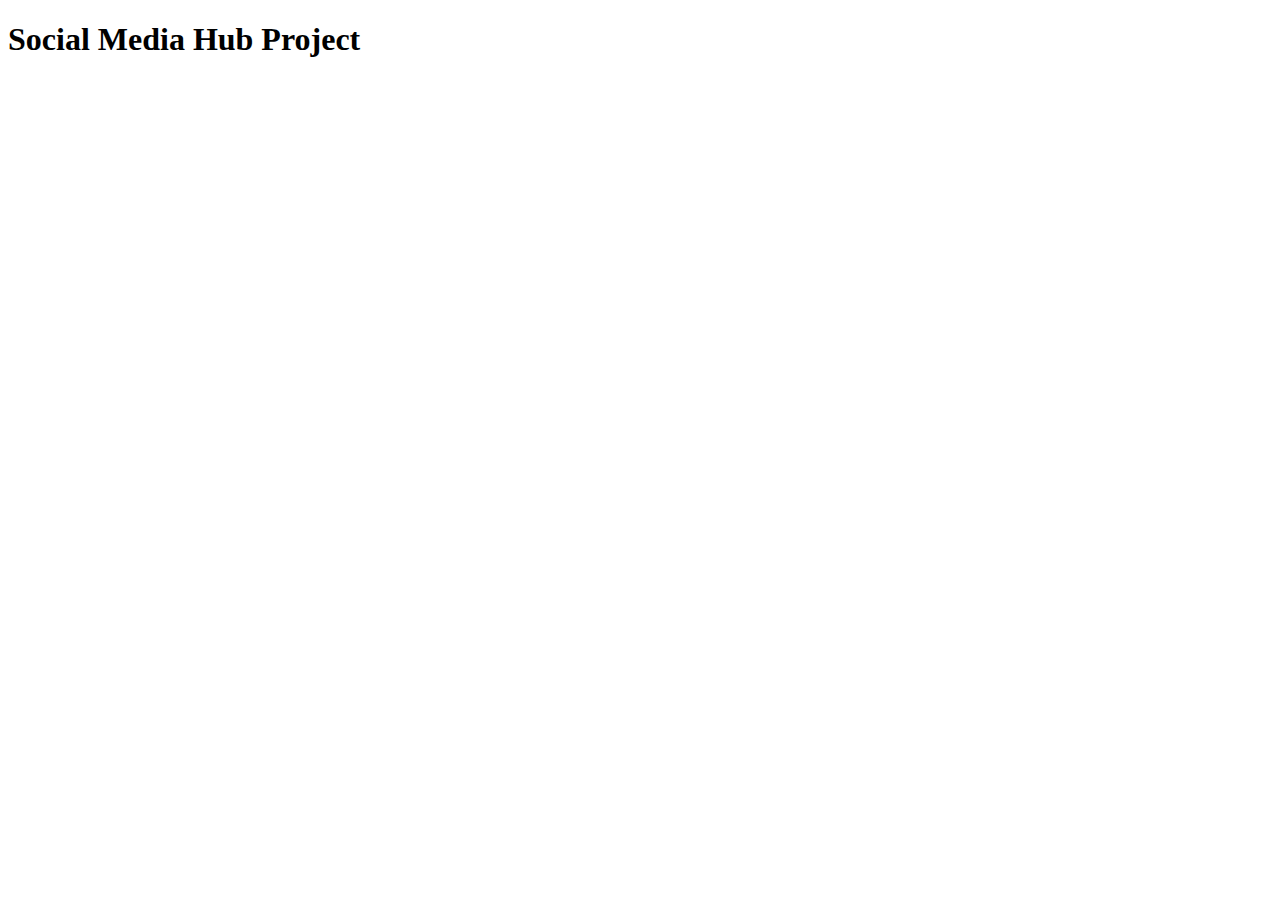
<file: index.html>
<!DOCTYPE html>
<html lang="en">
<head>
    <meta charset="UTF-8">
    <meta name="viewport" content="width=device-width, initial-scale=1.0">
    <link rel="shortcut icon" href="images/favicon_io/favicon.ico" type="image/x-icon">
    <title>Social Media Hub</title>
</head>
<body>
    <h1>Social Media Hub Project</h1>
</body>
</html>
</file>
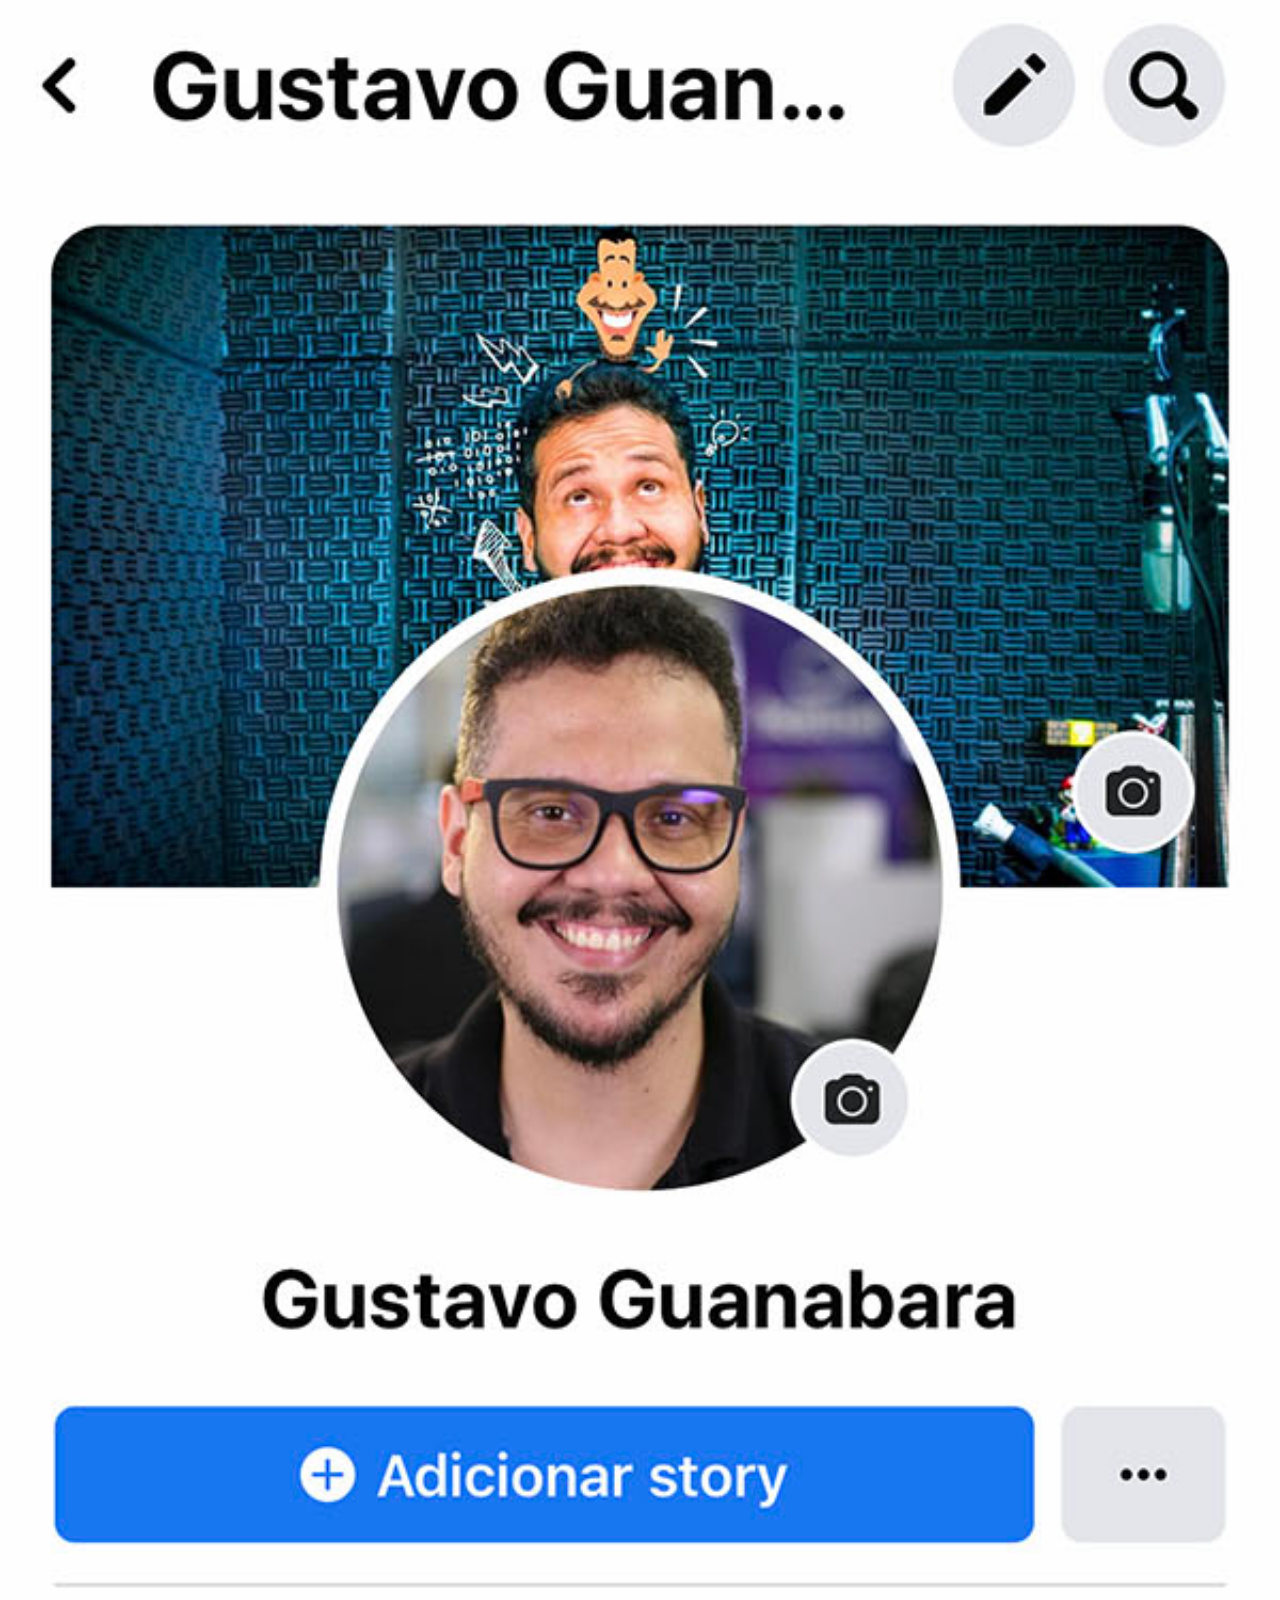
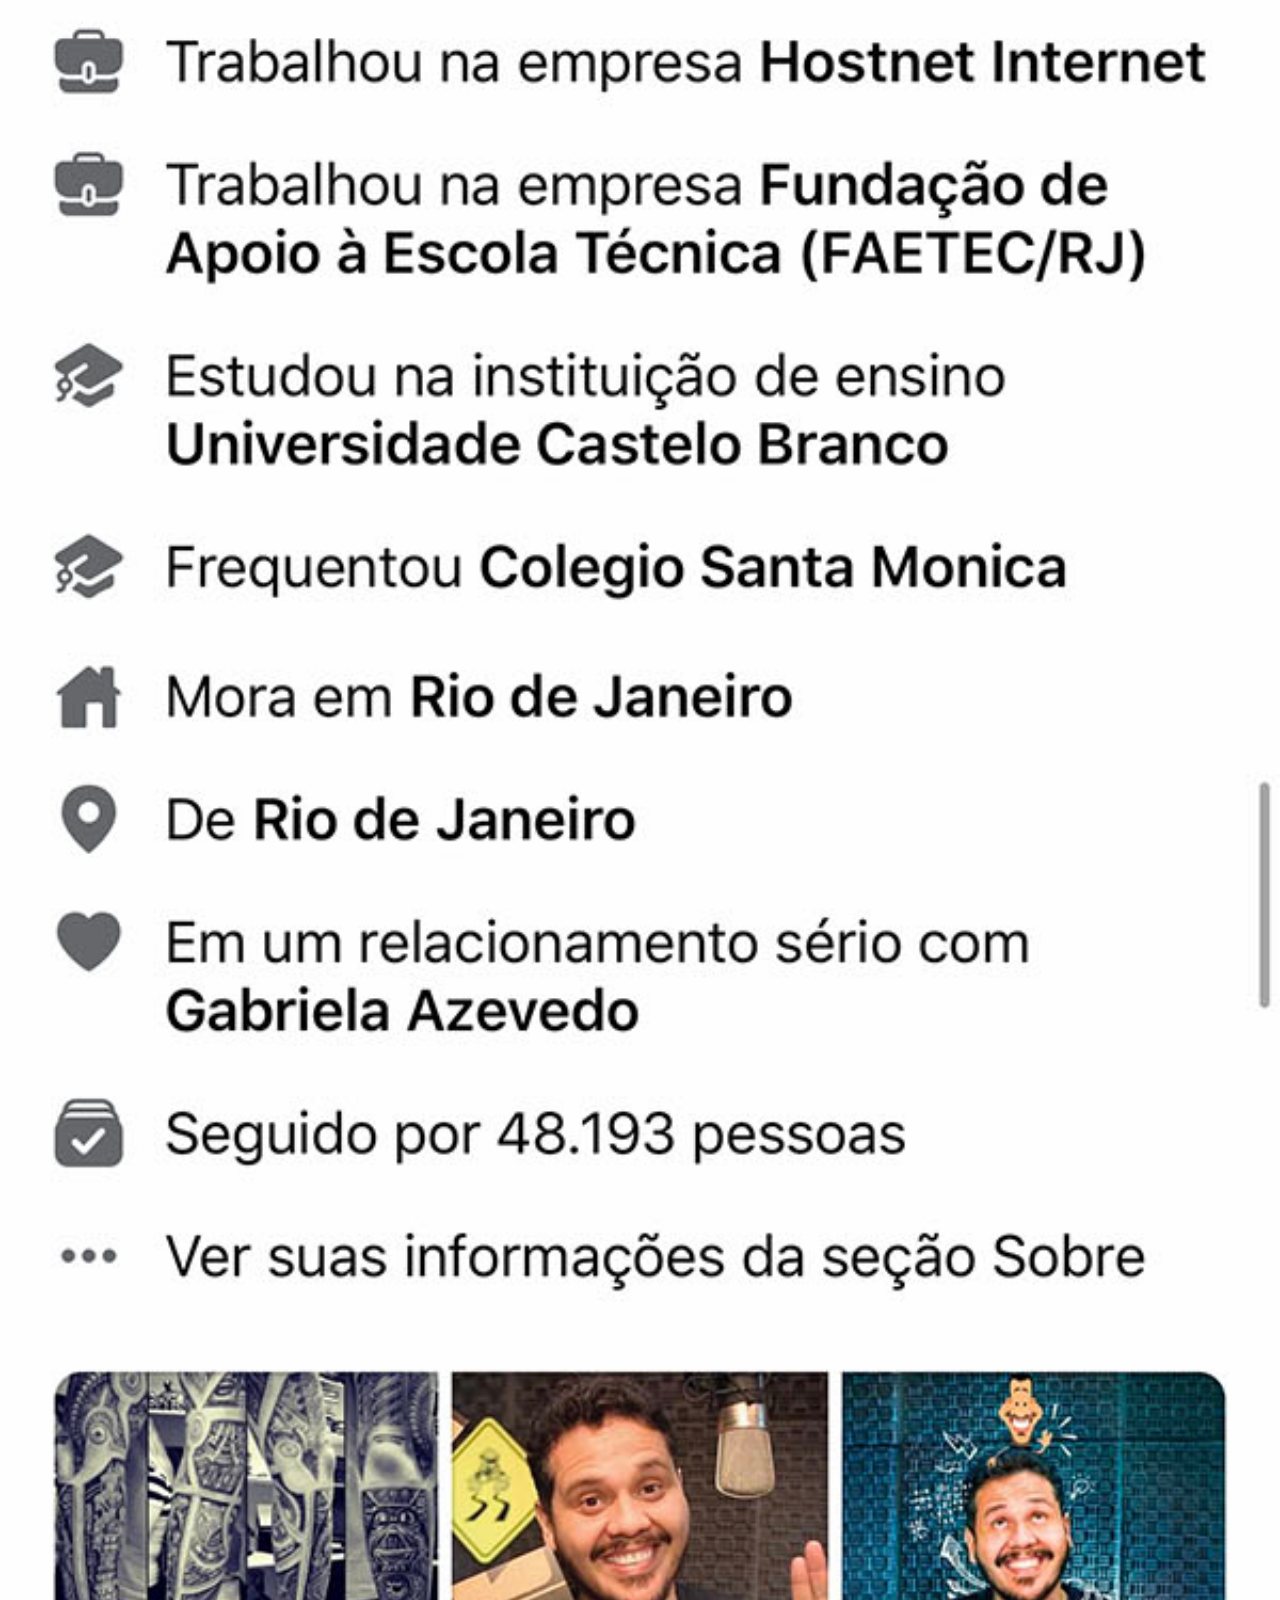
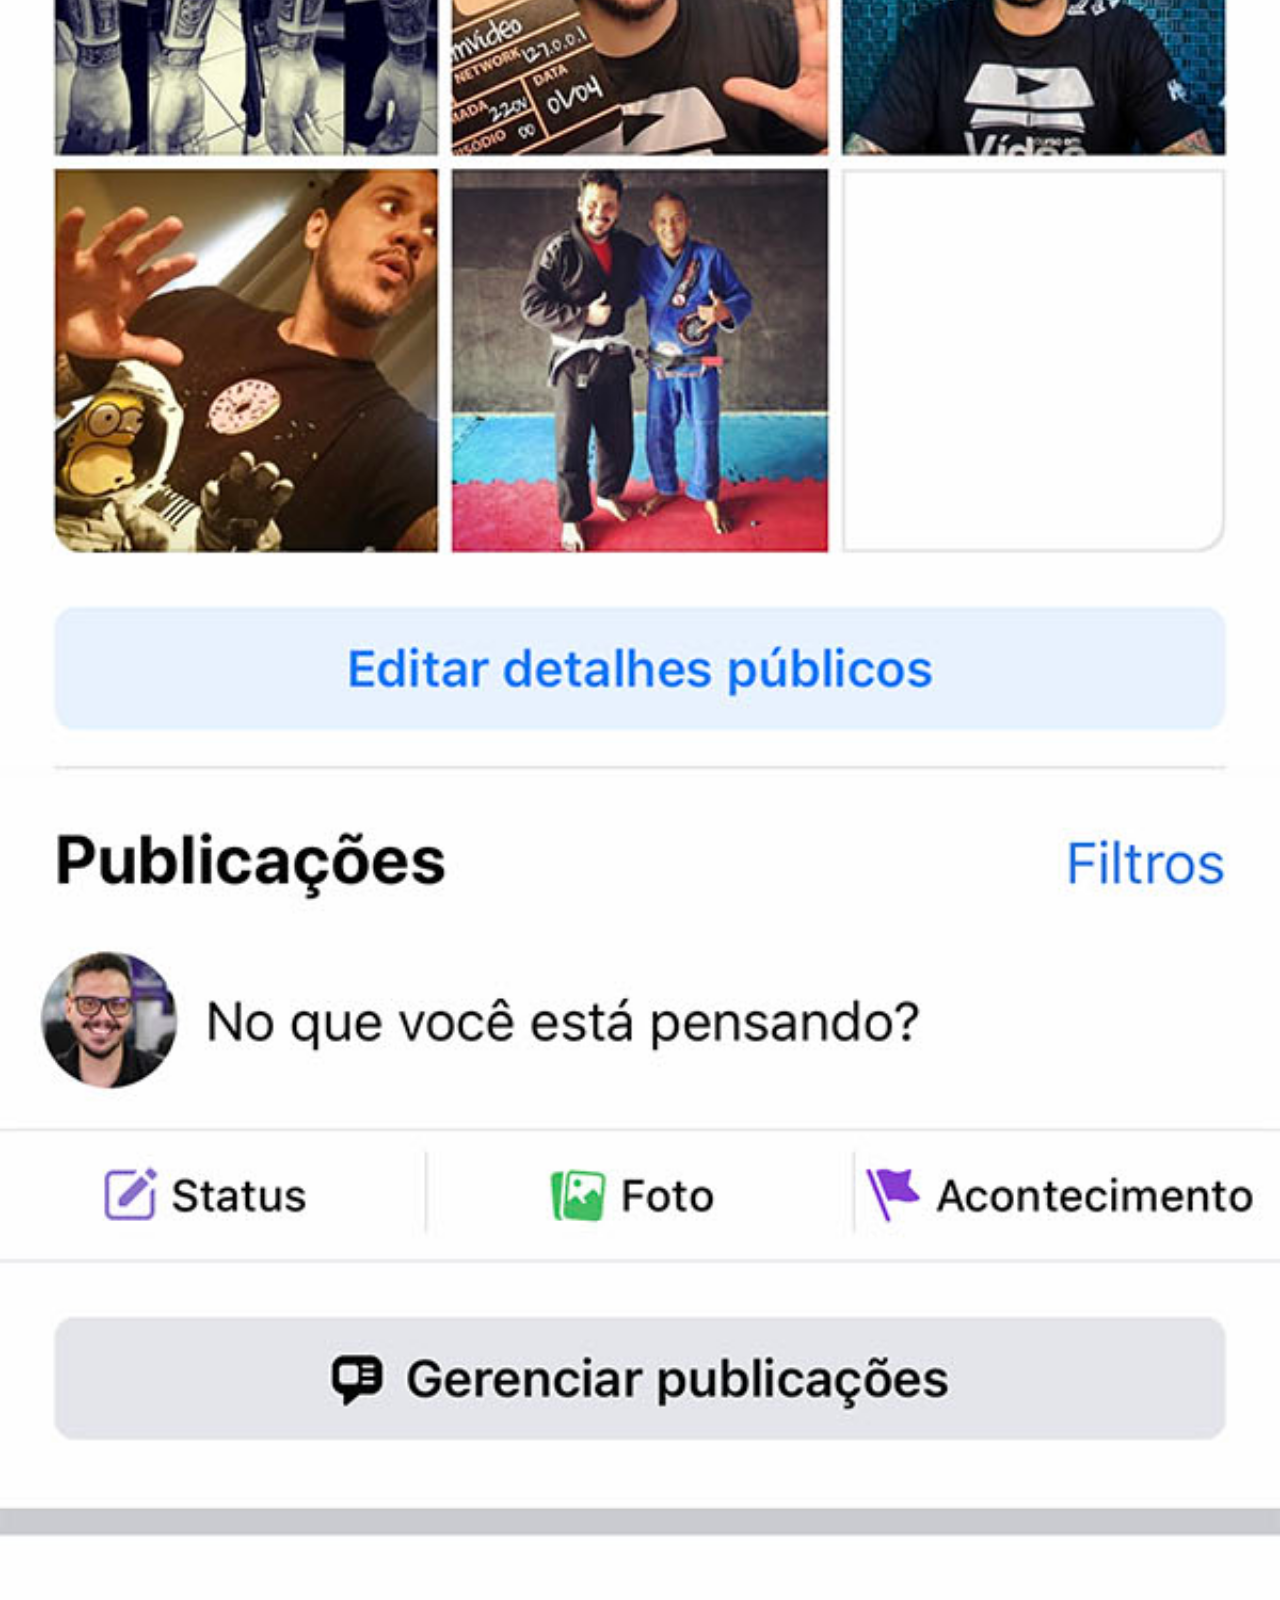
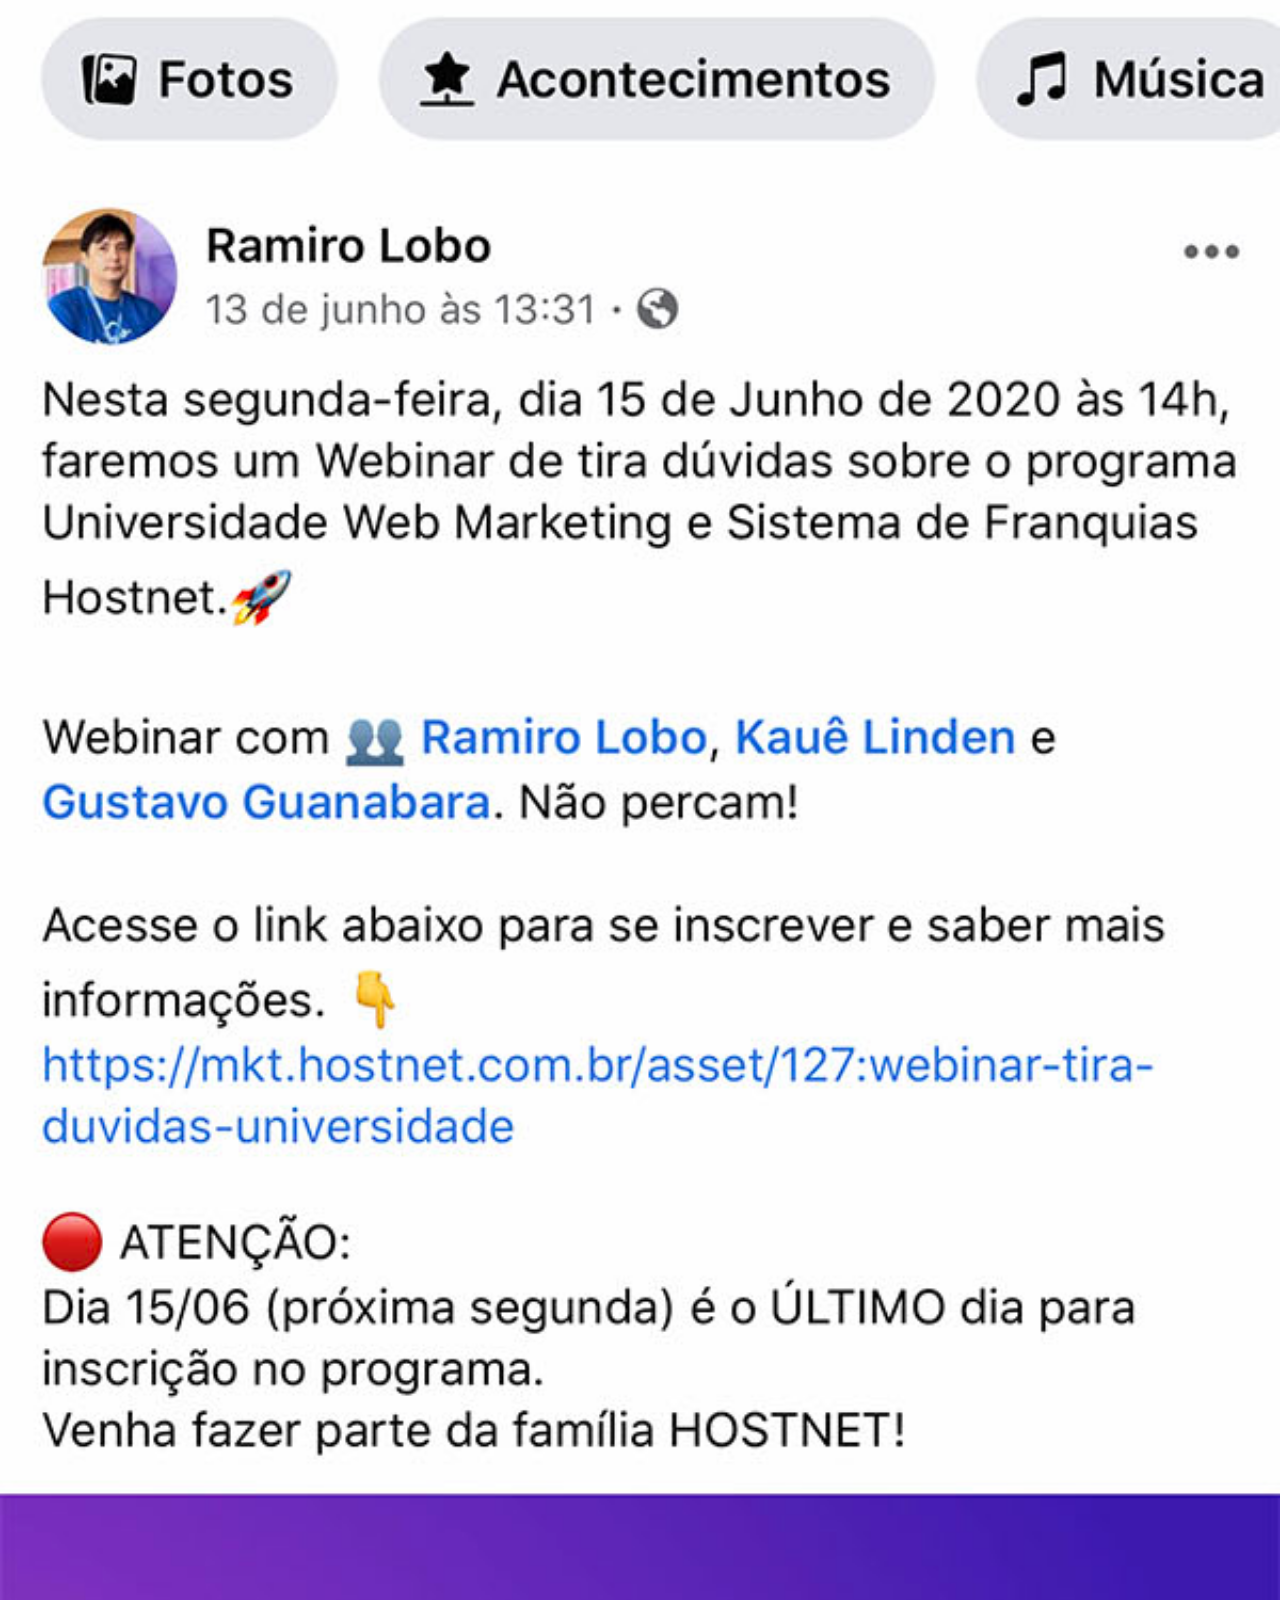
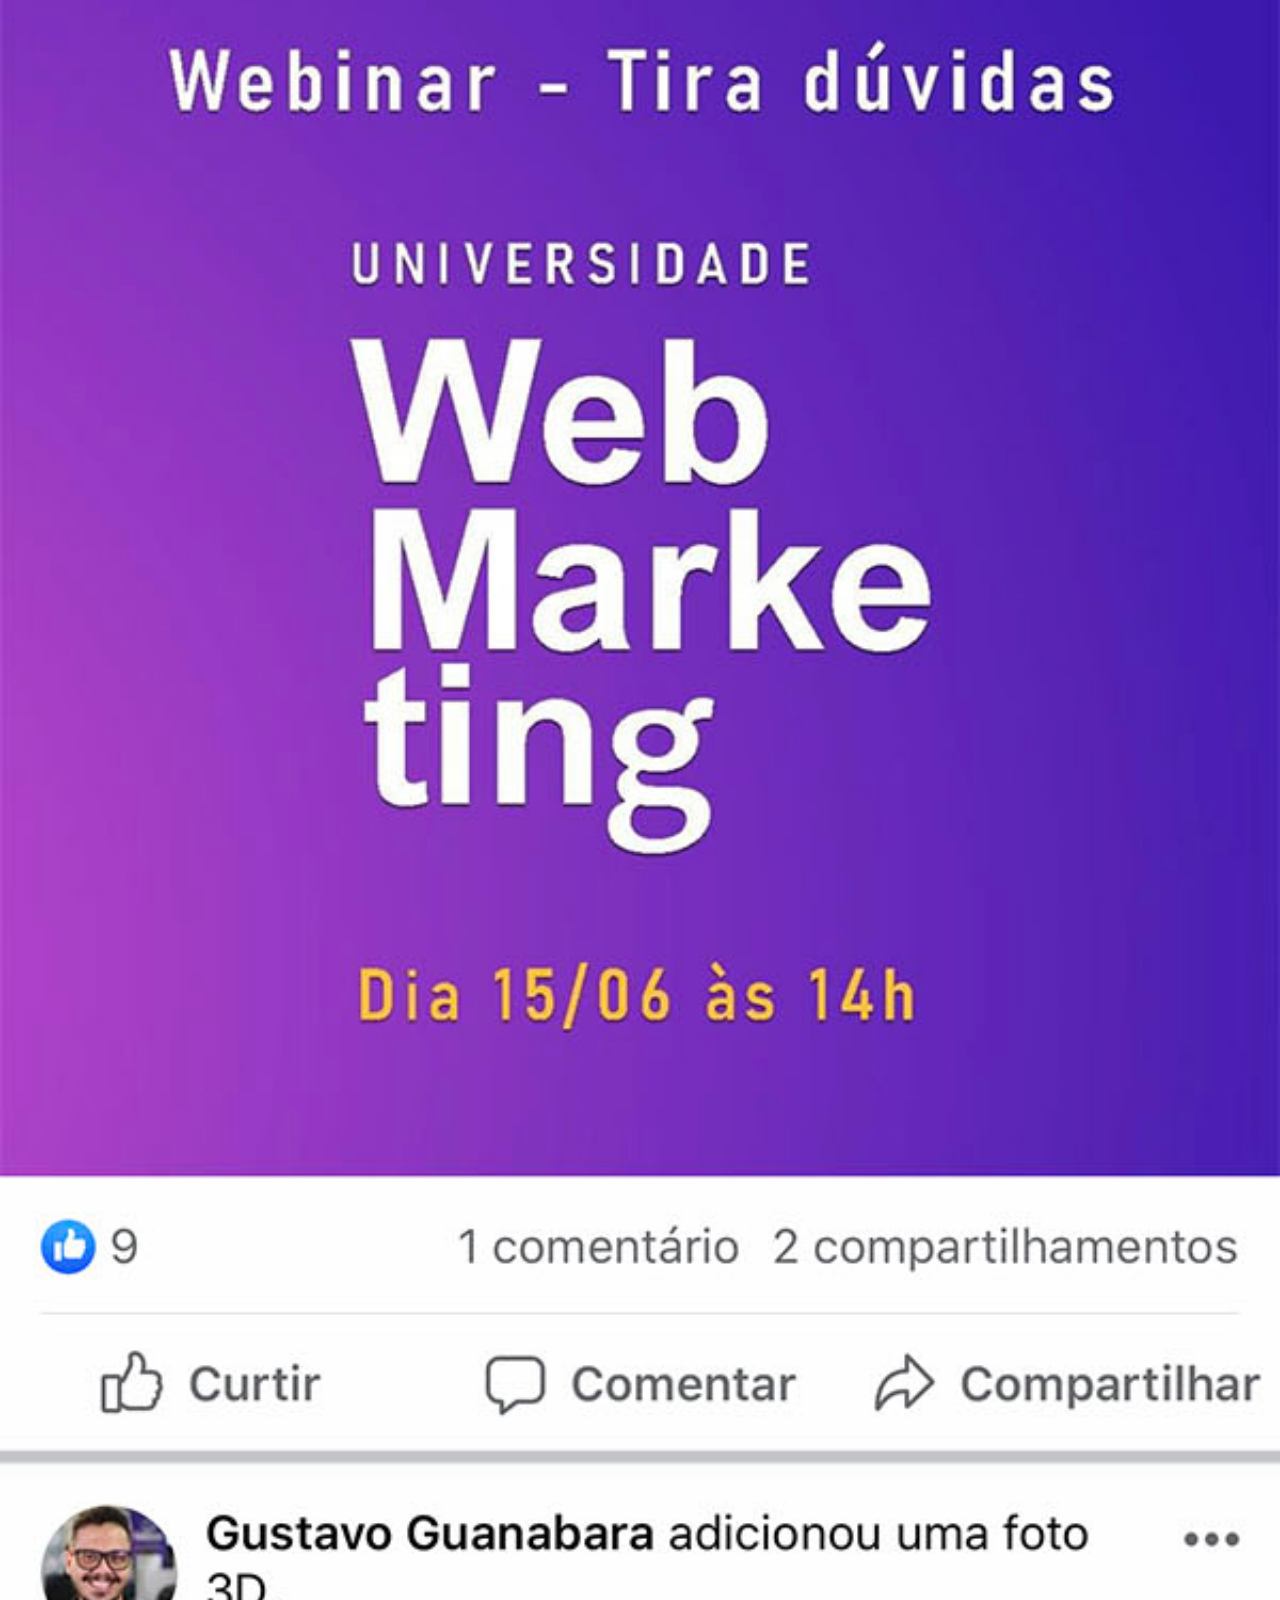
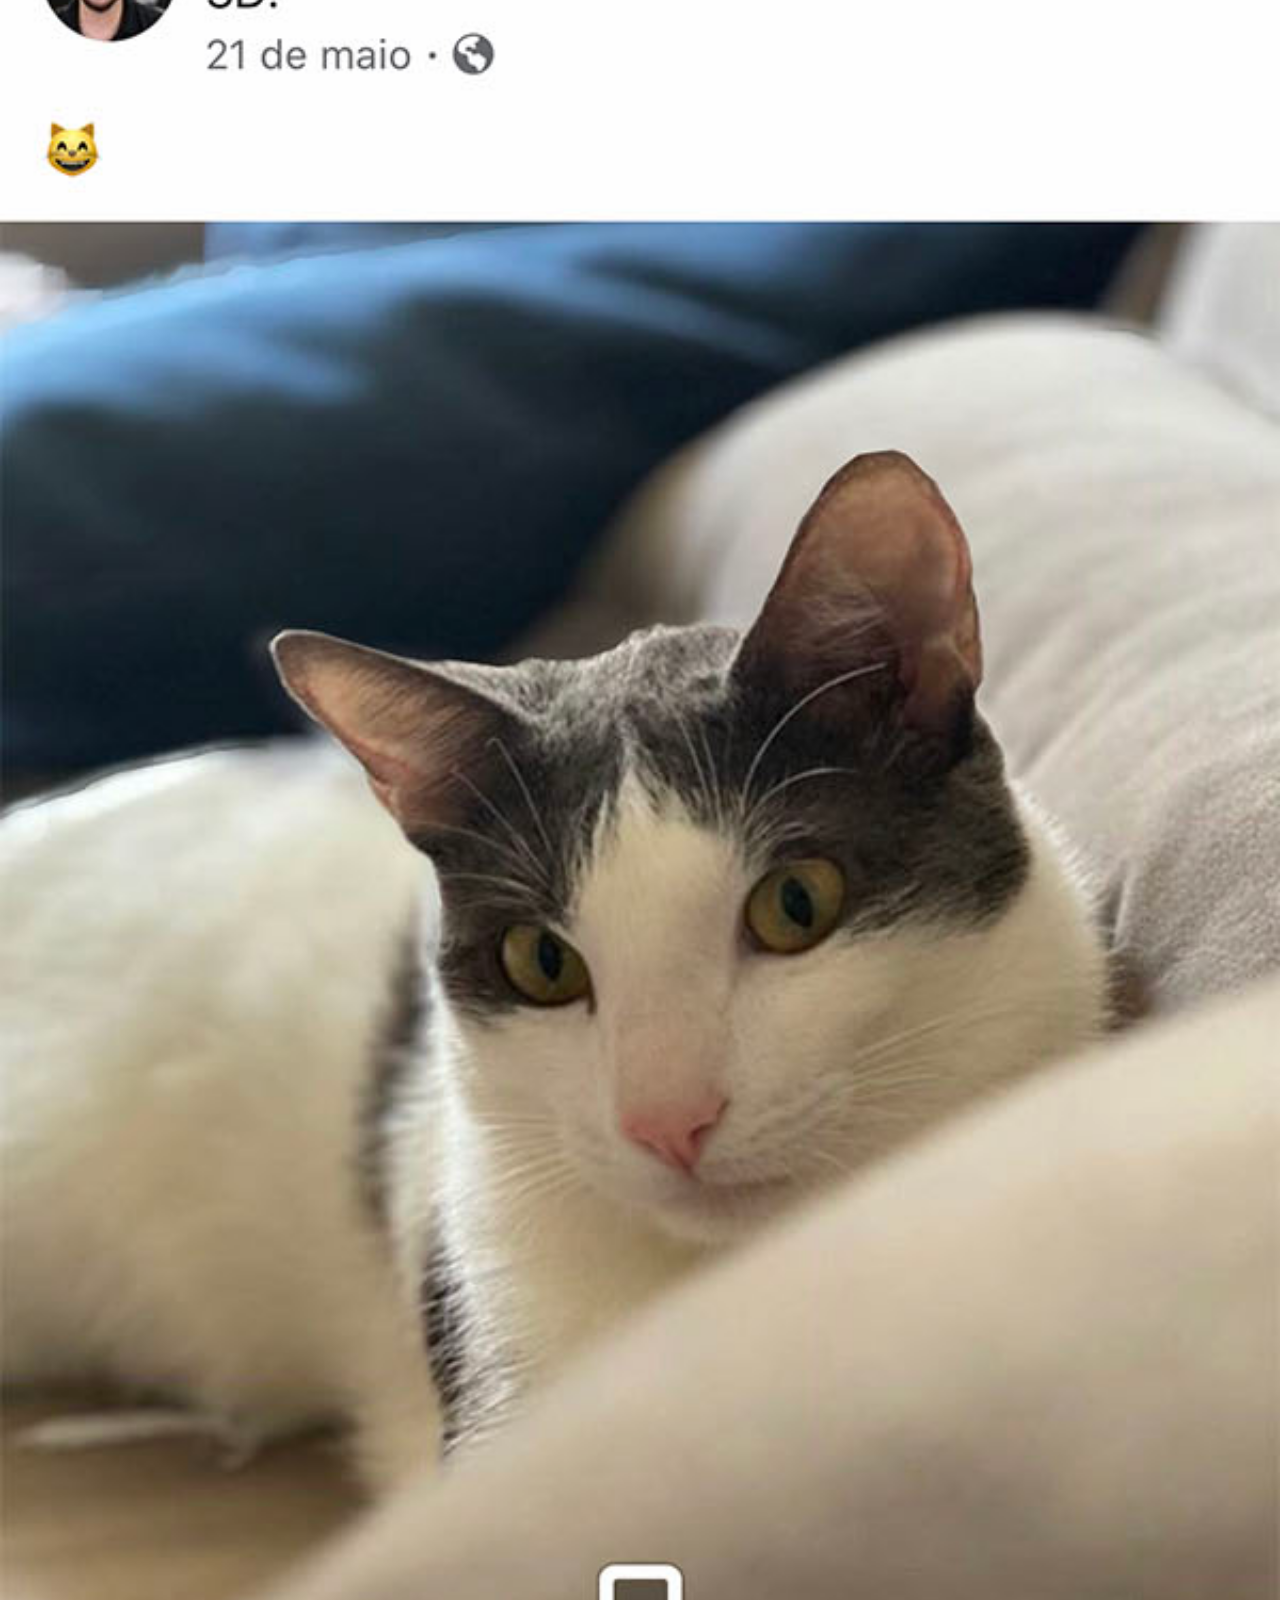
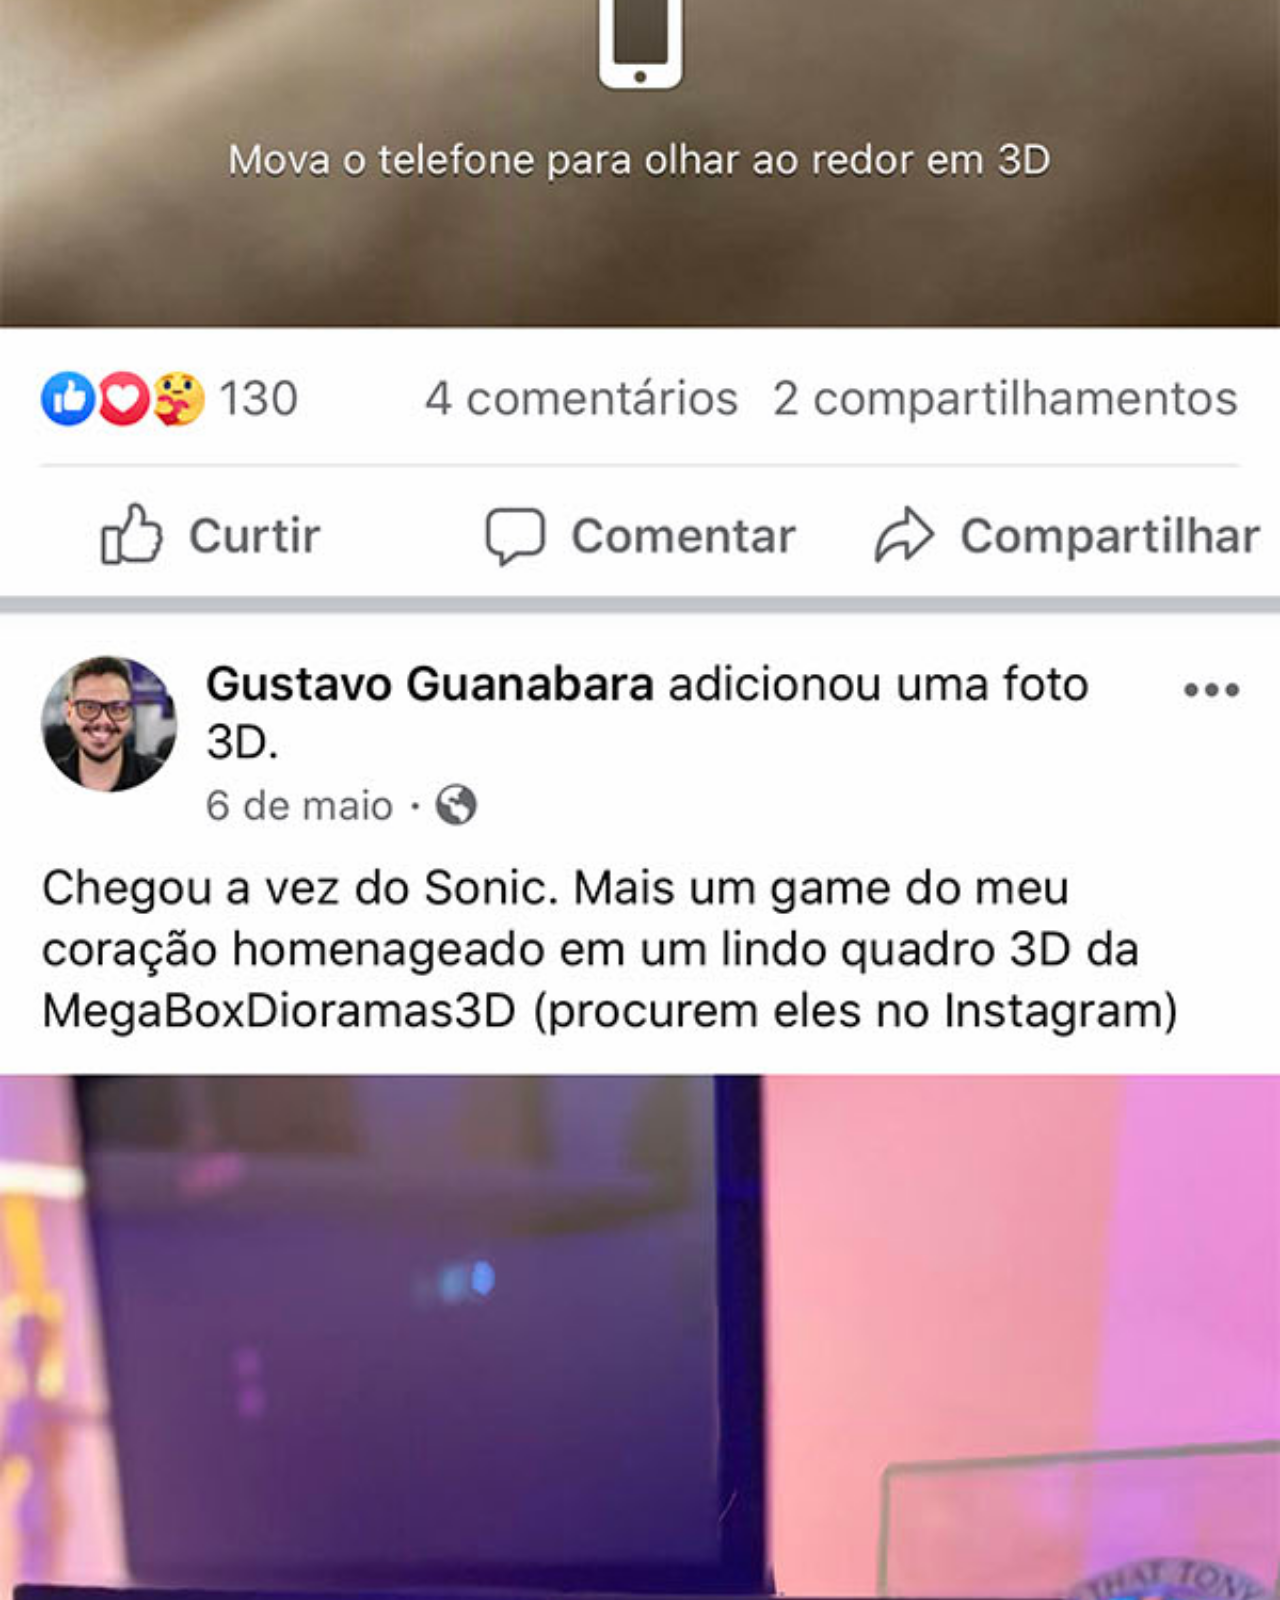
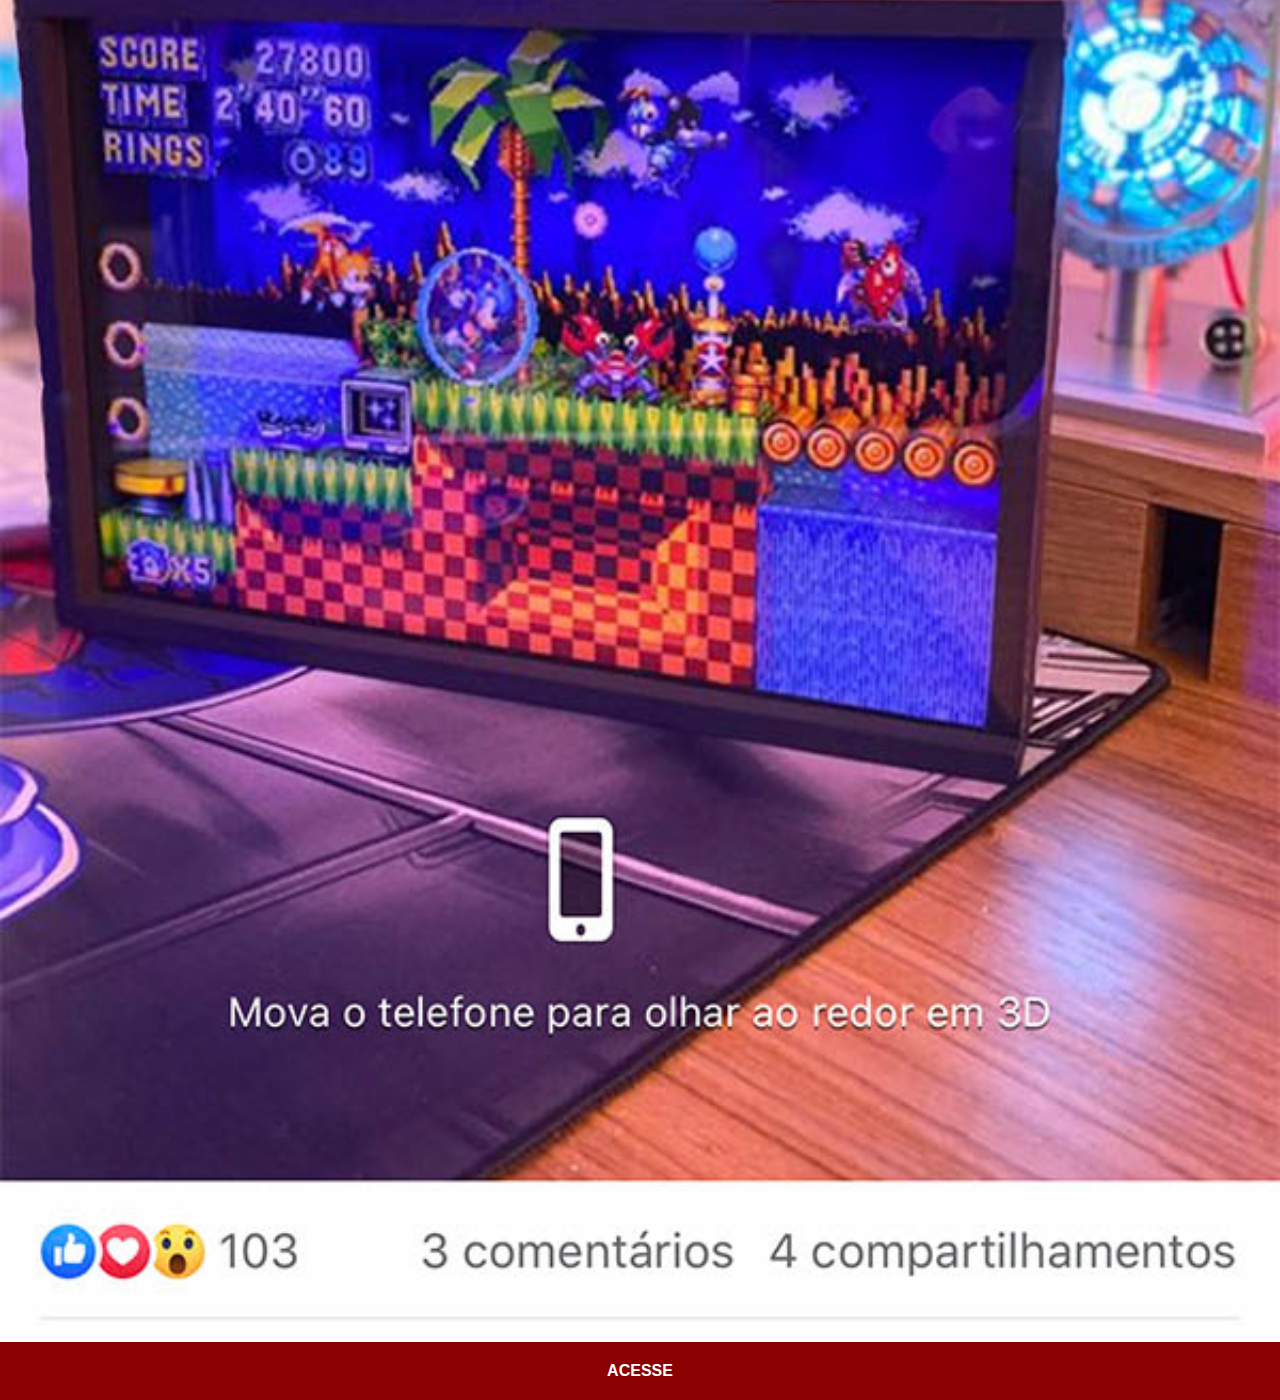
<file: facebook.html>
<!DOCTYPE html>
<html lang="en">
<head>
    <meta charset="UTF-8">
    <meta name="viewport" content="width=device-width, initial-scale=1.0">
    <title>Facebook</title>
    <link rel="stylesheet" href="media-style.css">
</head>
<body>
    <img src="images/tela-facebook.jpg" alt="GitHub Page">
    <a href="https://github.com/devrafaelmac" target="_blank">ACESSE</a>
</body>
</html>
</file>
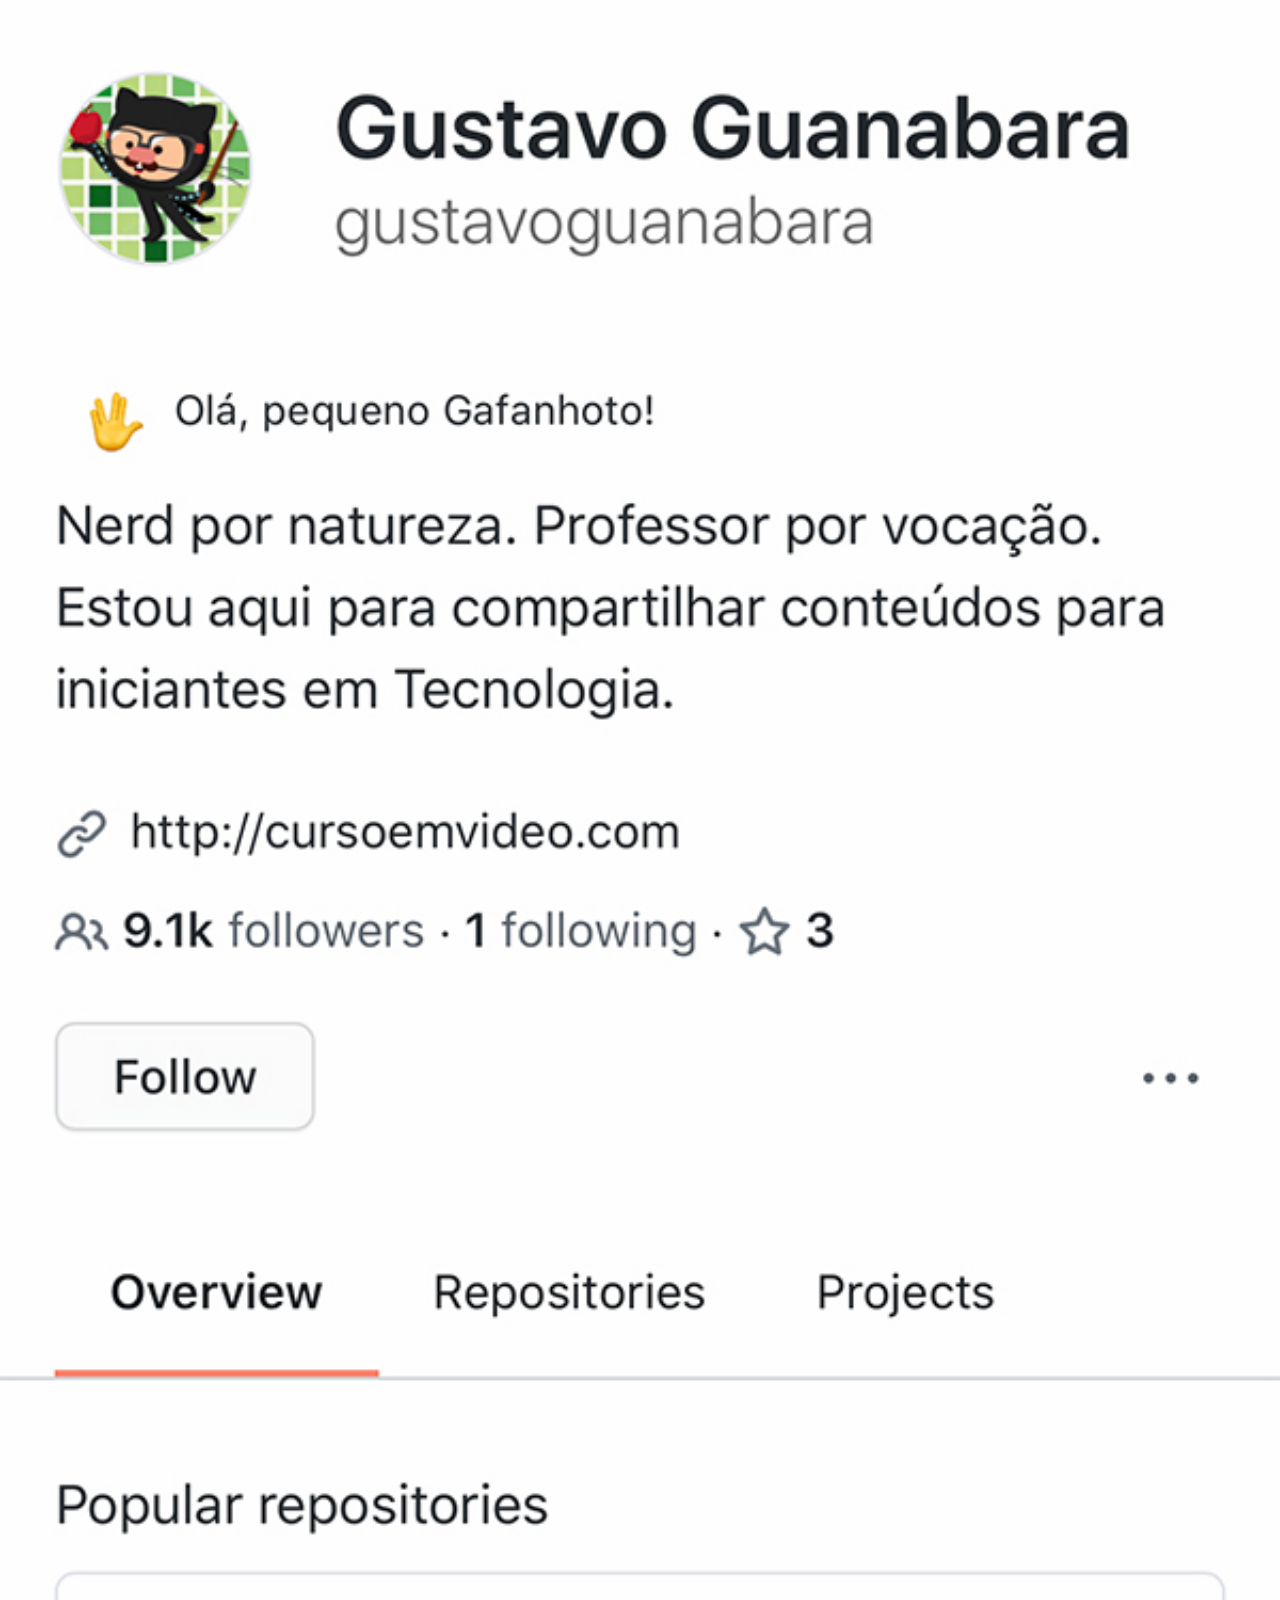
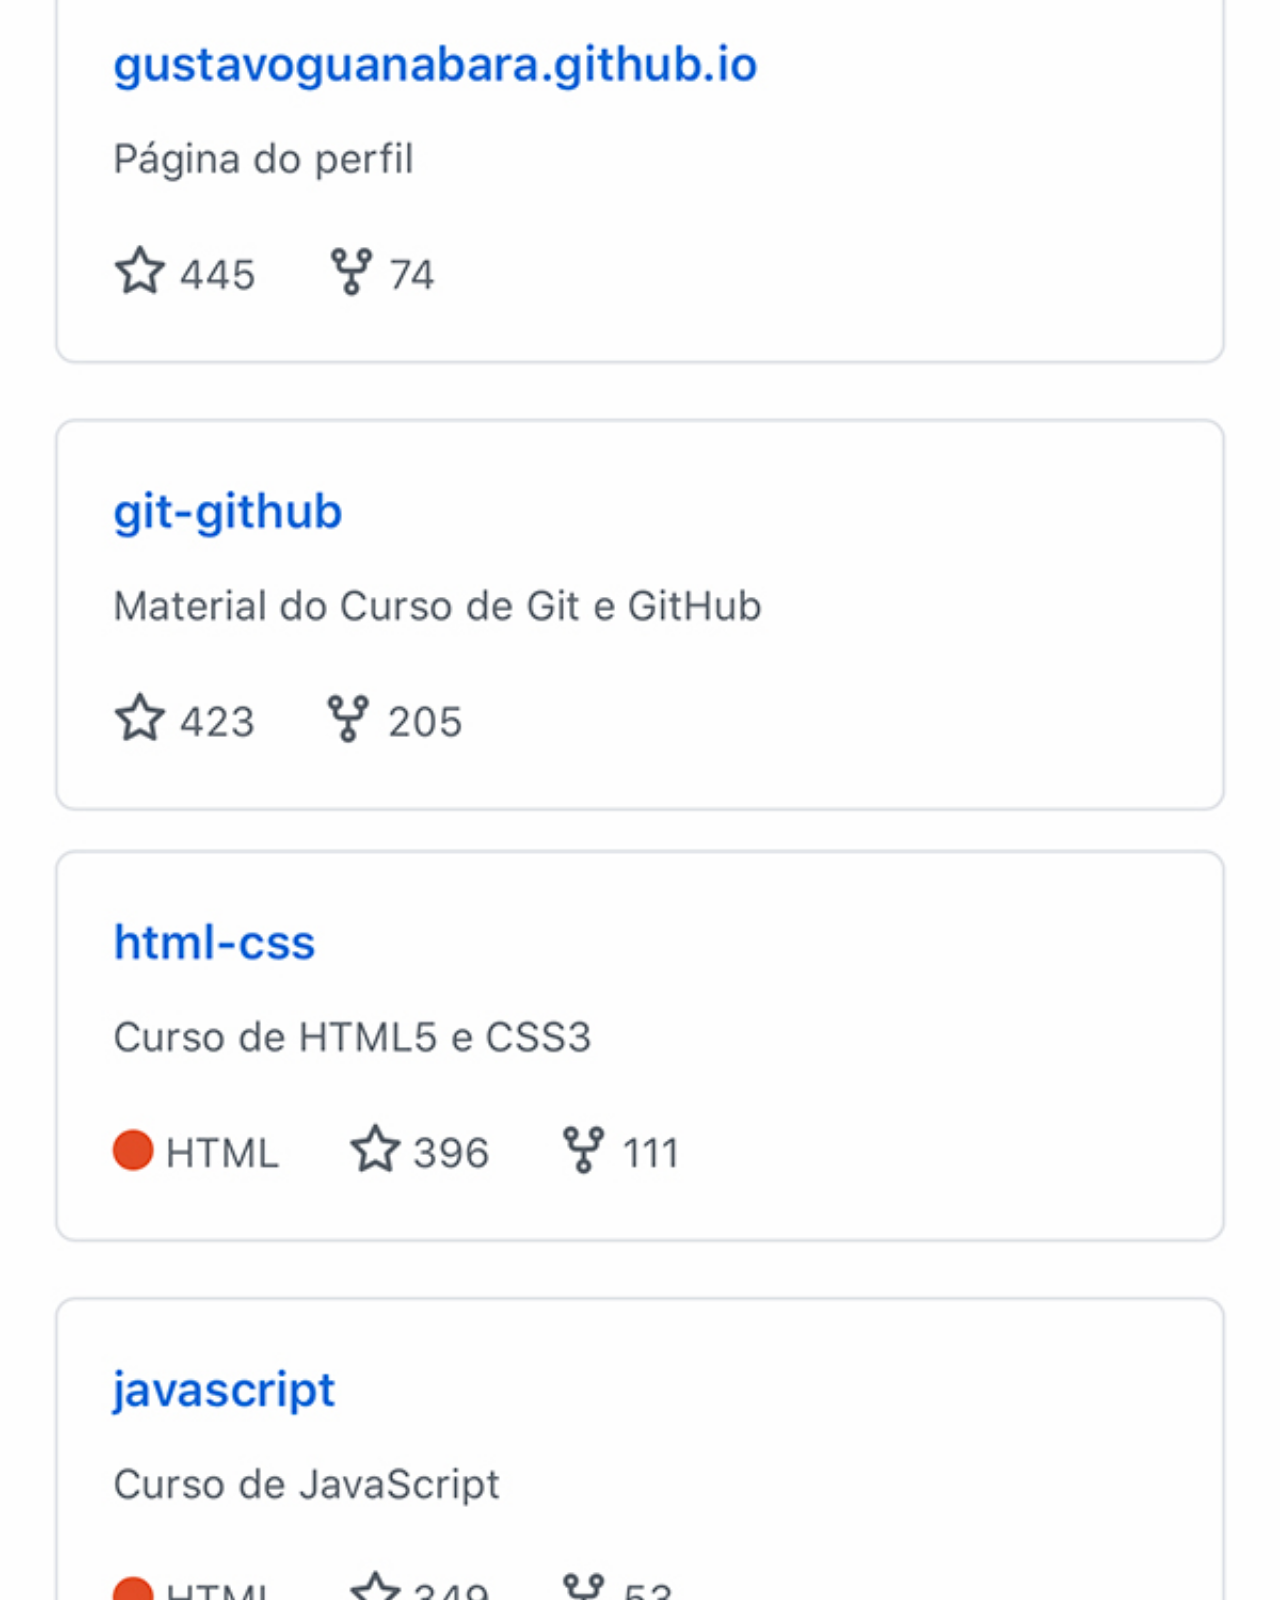
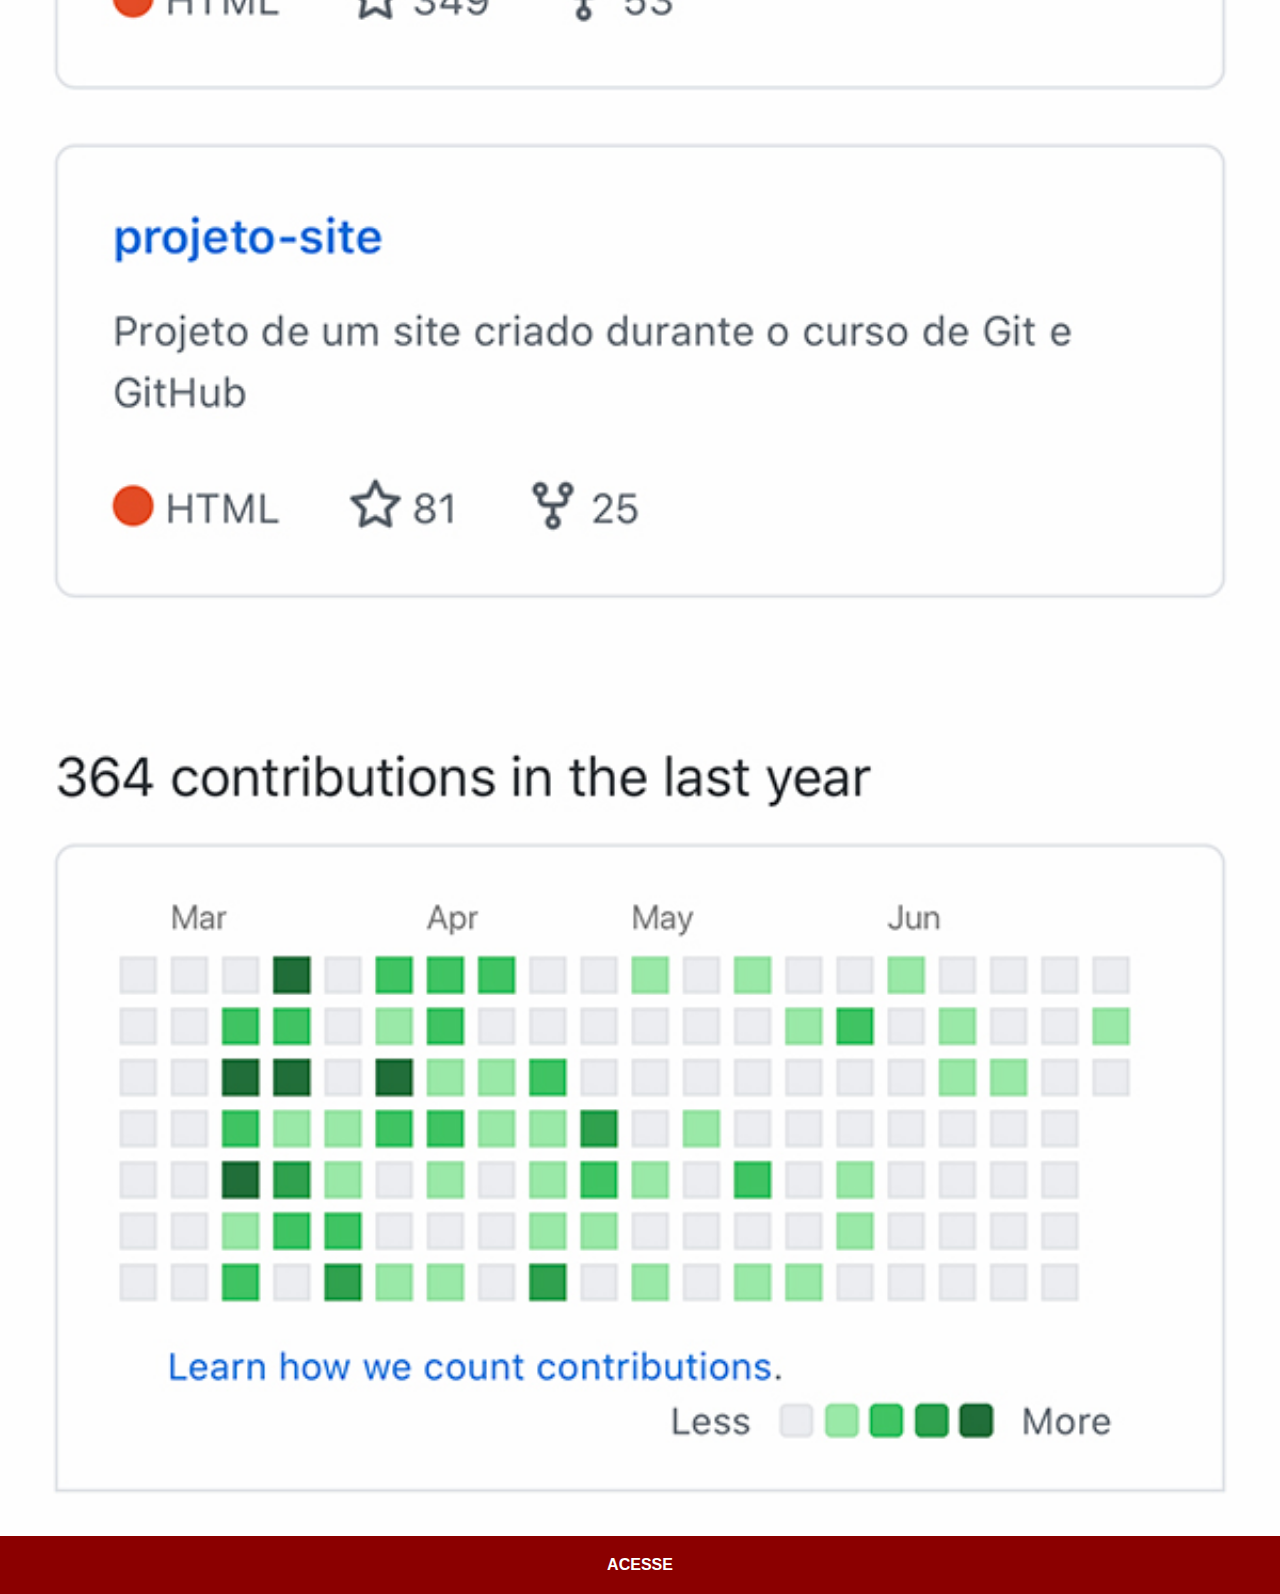
<file: github.html>
<!DOCTYPE html>
<html lang="en">
<head>
    <meta charset="UTF-8">
    <meta name="viewport" content="width=device-width, initial-scale=1.0">
    <title>GitHub</title>
    <link rel="stylesheet" href="media-style.css">
</head>
<body>
    <img src="images/tela-github.jpg" alt="GitHub Page">
    <a href="https://github.com/devrafaelmac" target="_blank">ACESSE</a>
</body>
</html>
</file>
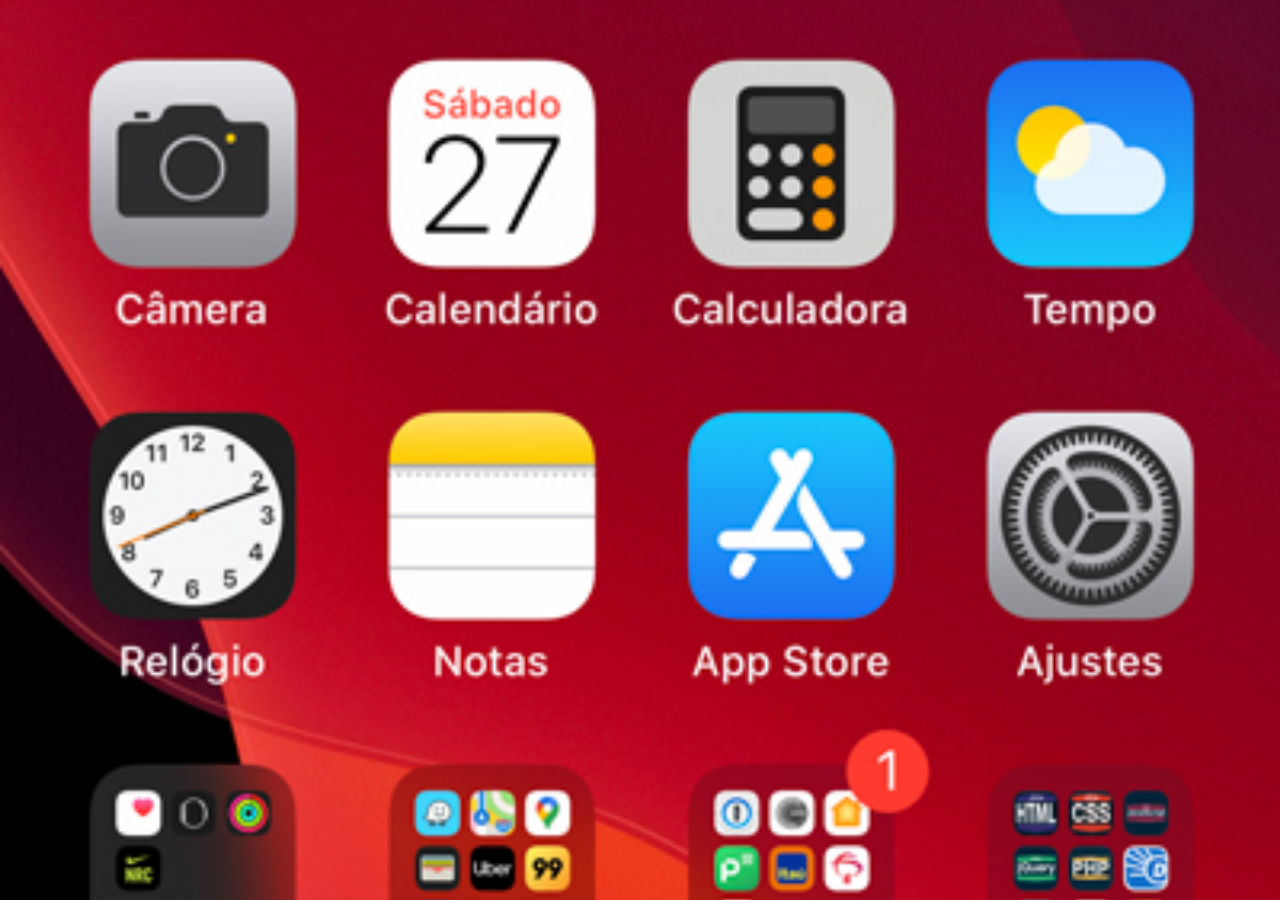
<file: home.html>
<!DOCTYPE html>
<html lang="en">
<head>
    <meta charset="UTF-8">
    <meta name="viewport" content="width=device-width, initial-scale=1.0">
    <title>Document</title>
    <style>
        * {
            margin: 0px;
            padding: 0px;
        }
        body {
            width: 100vw;
            height: 100vh;
            background: lightgray url('images/tela-home.jpg') no-repeat top center;
            background-size: cover;
        }
    </style>
</head>
<body>
    
</body>
</html>
</file>
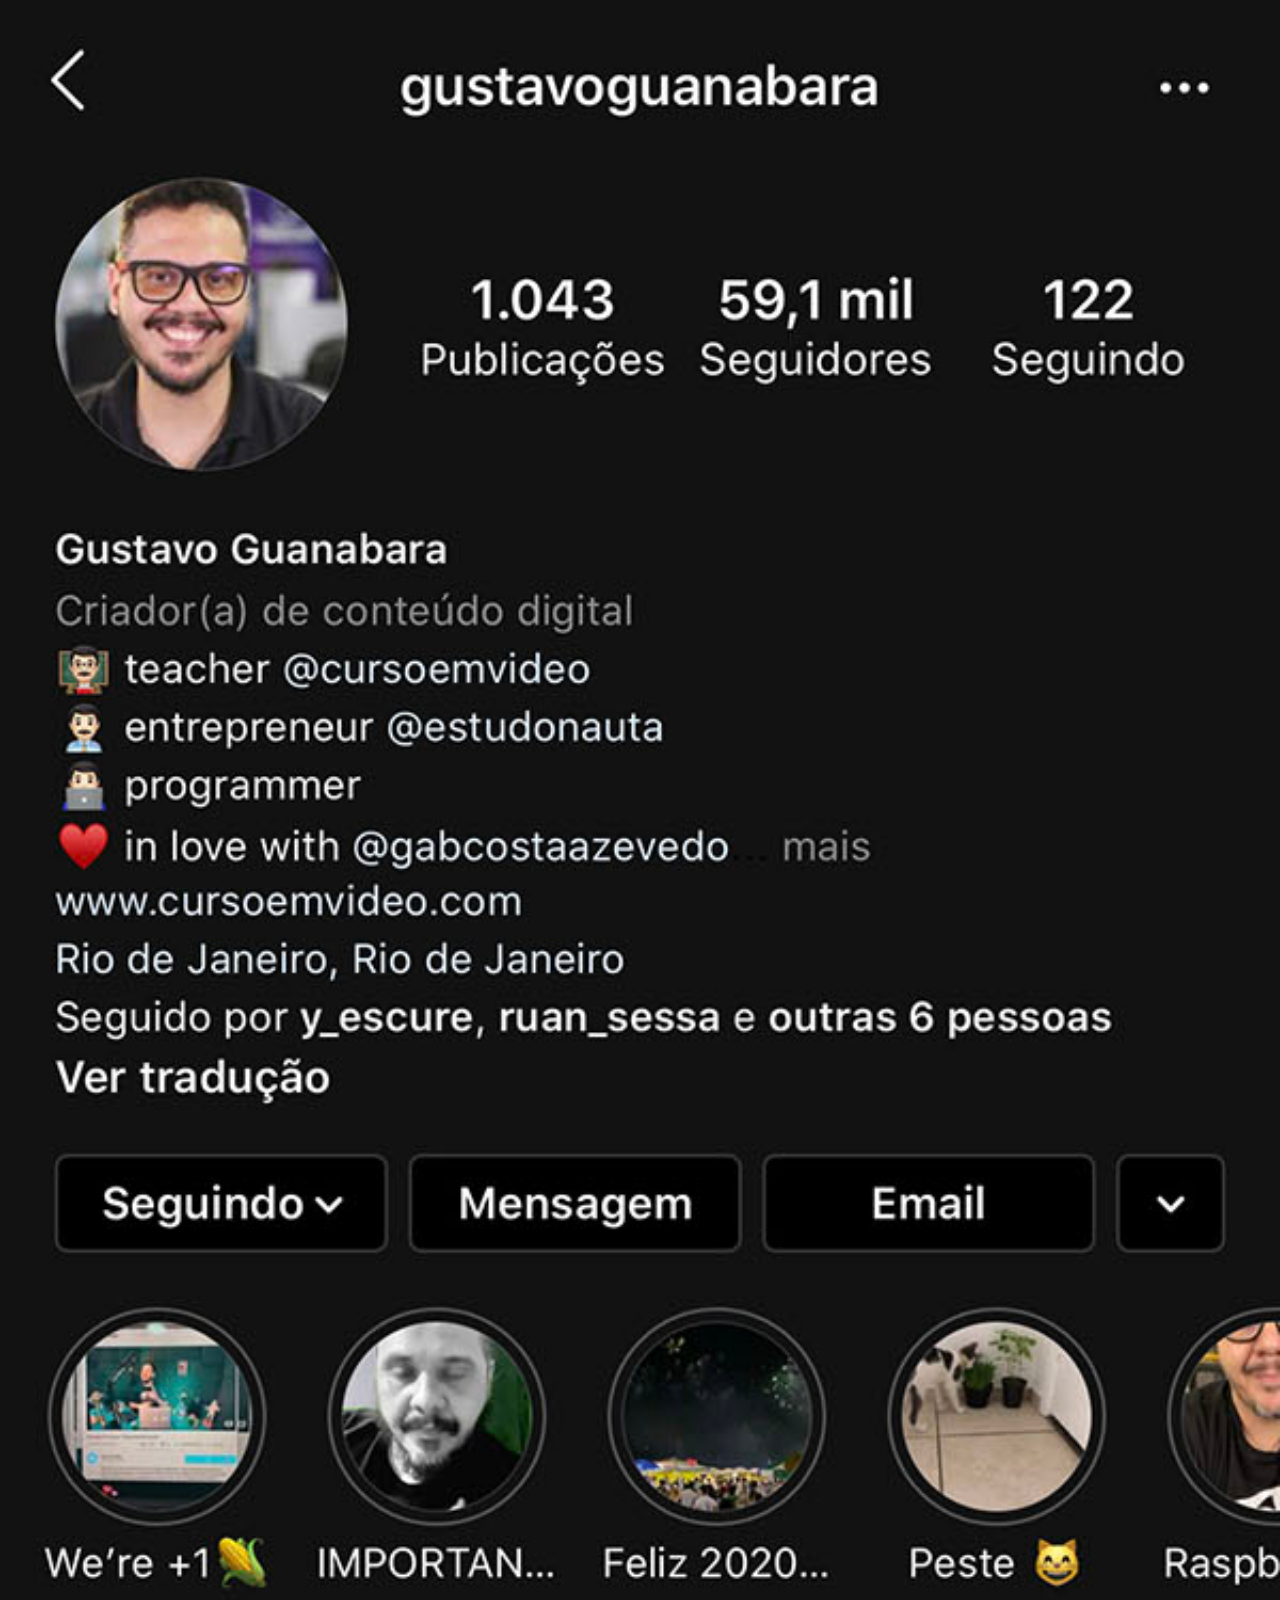
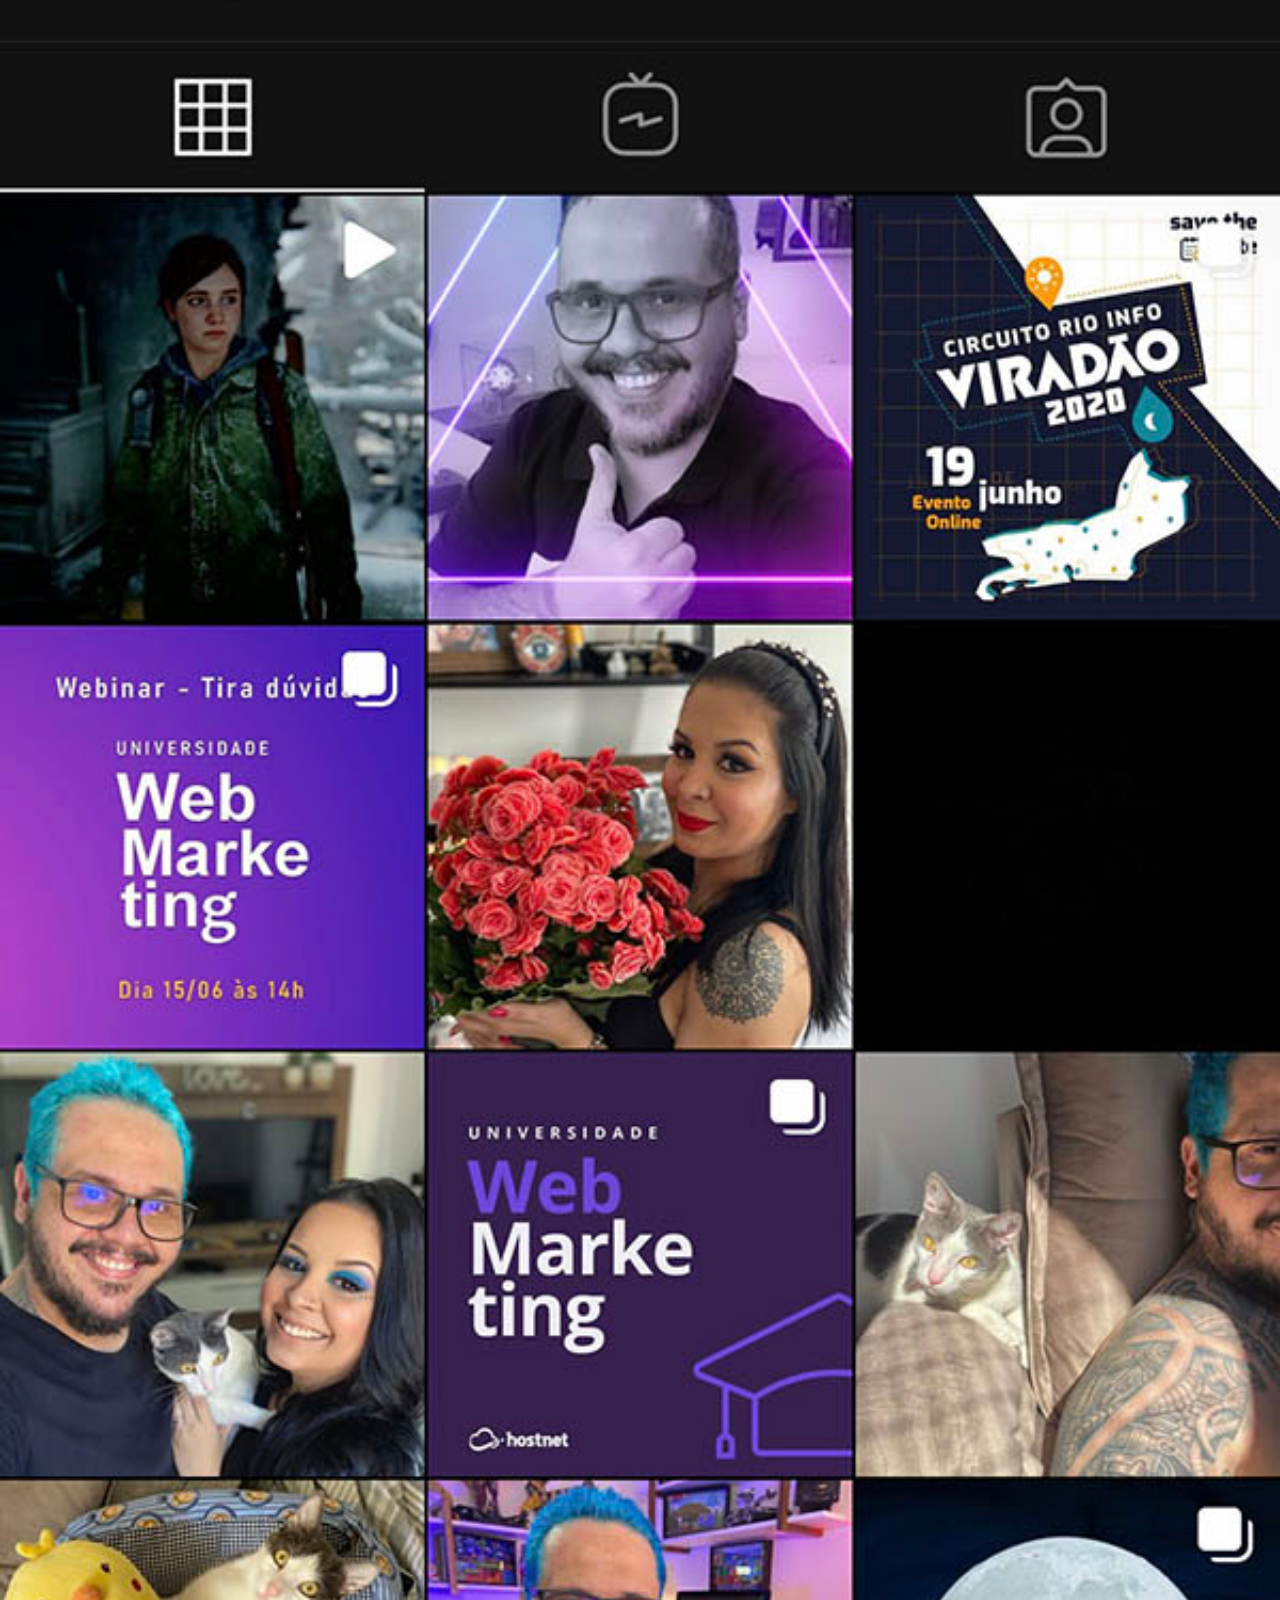
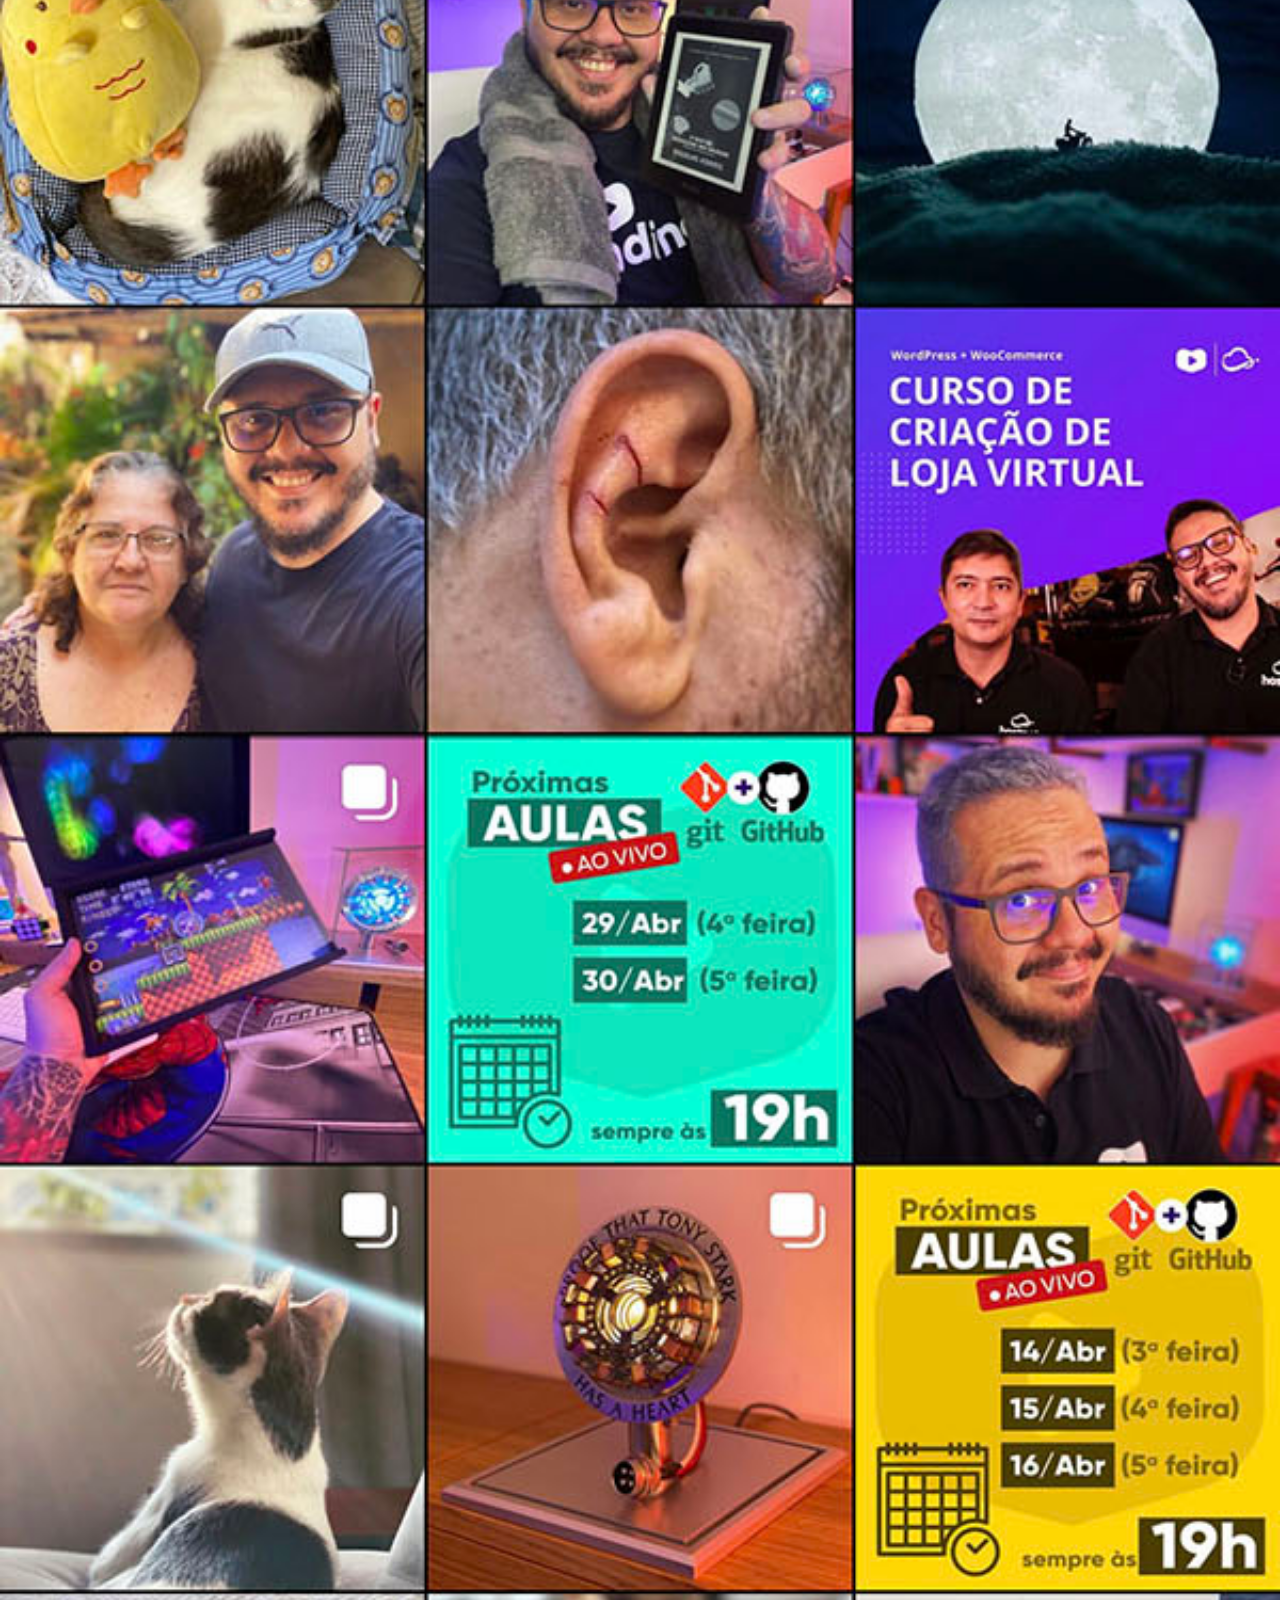
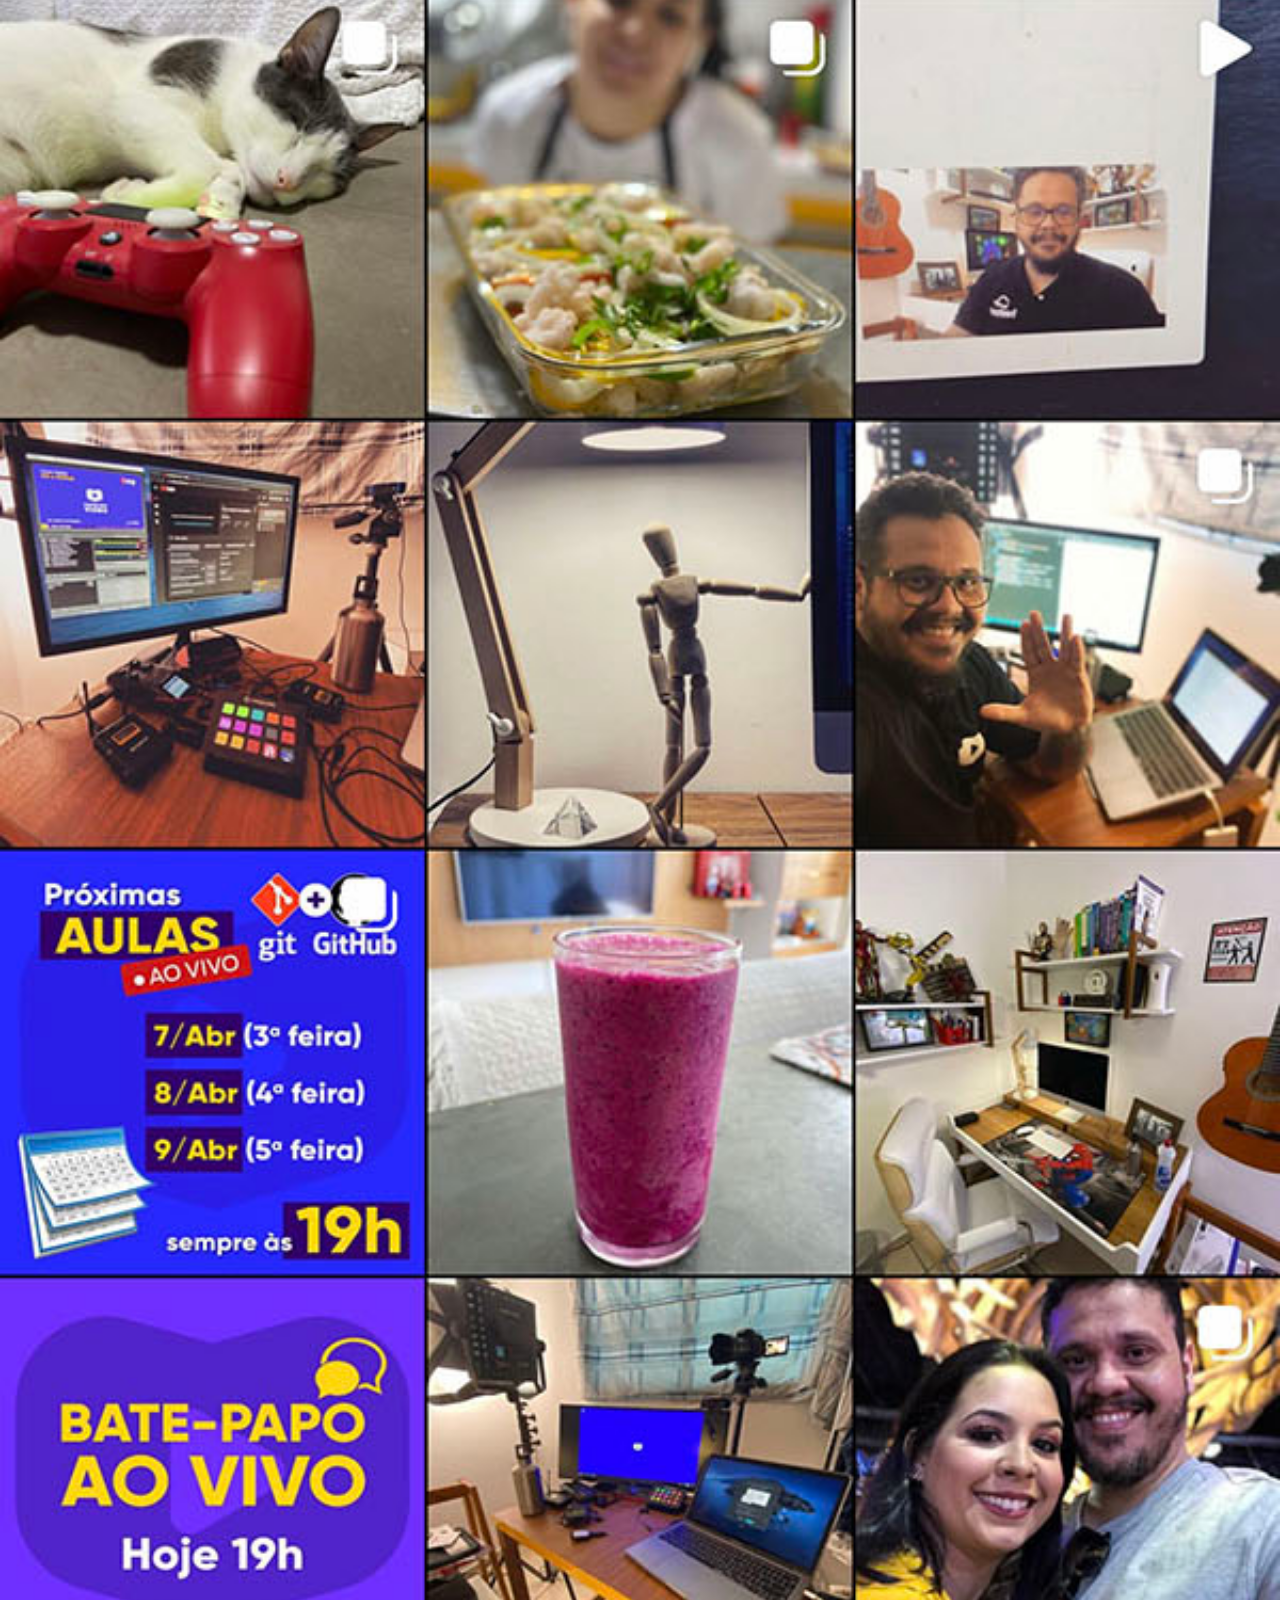
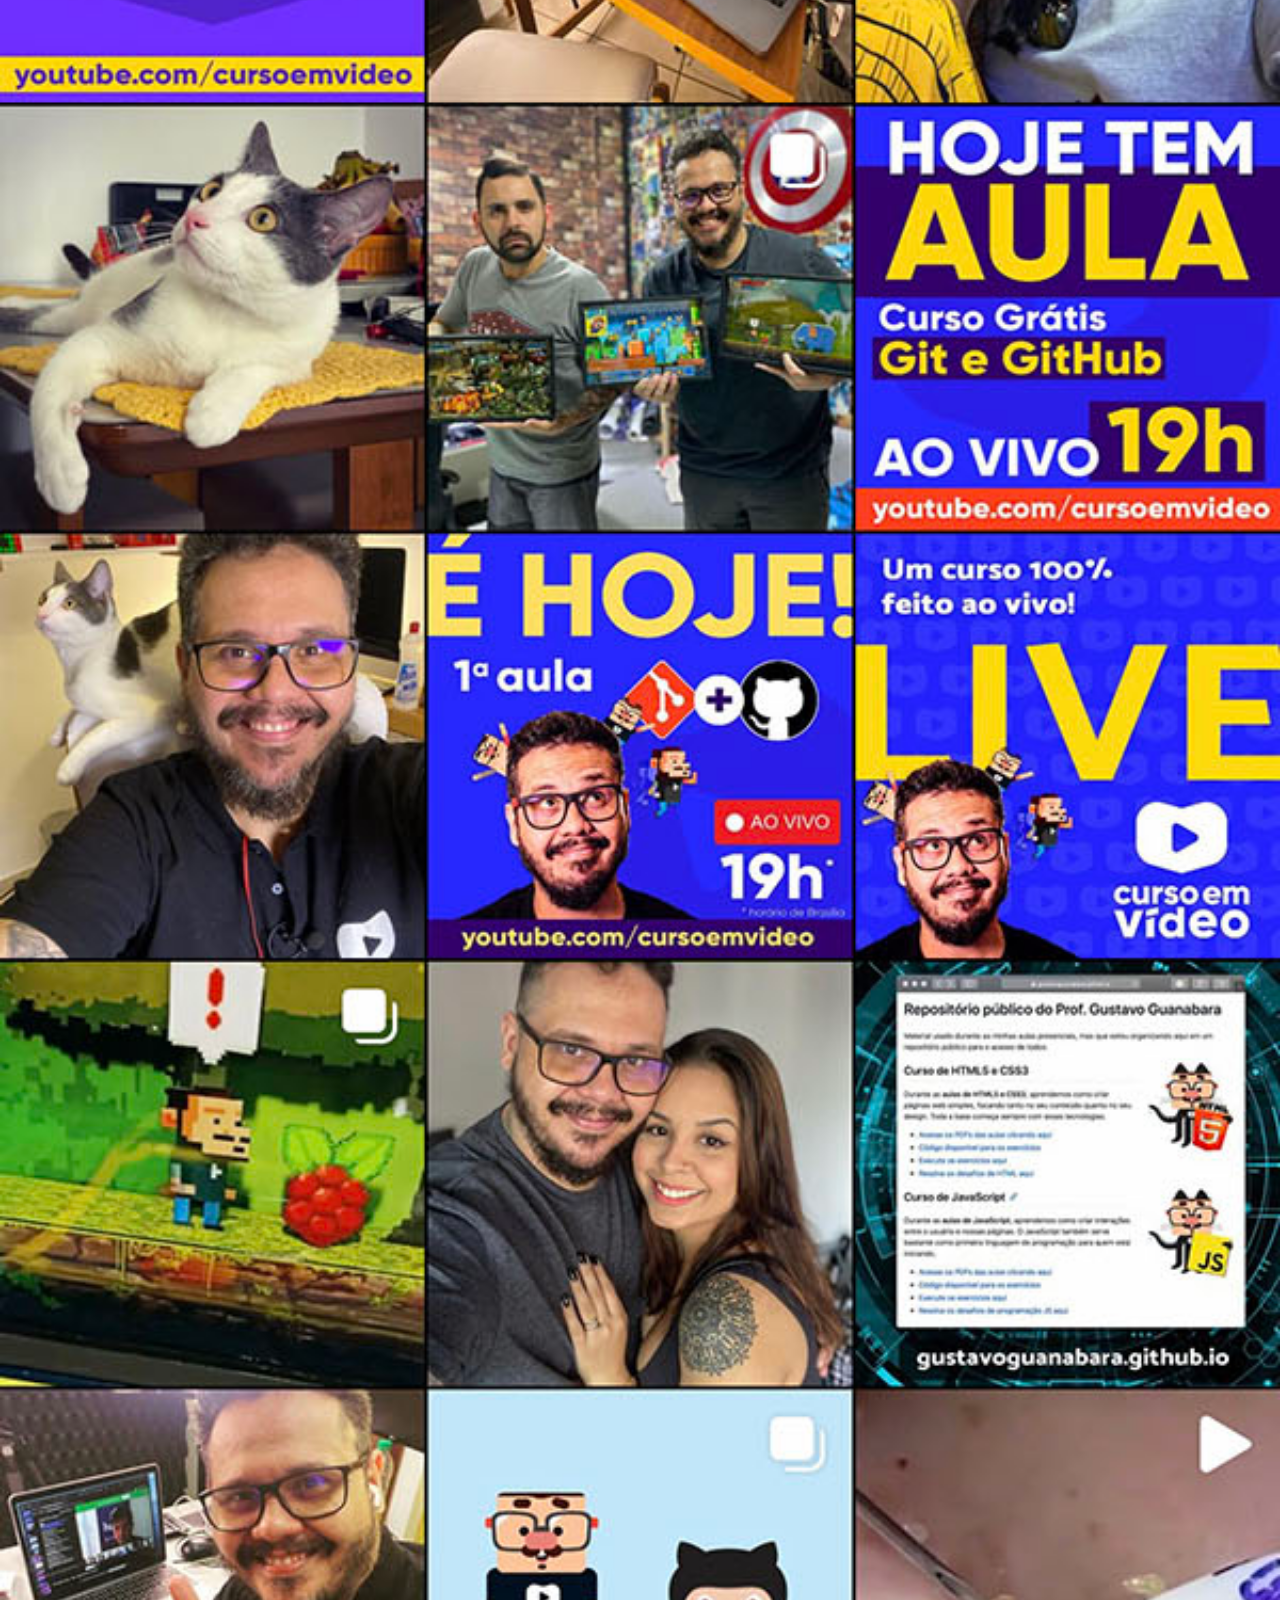
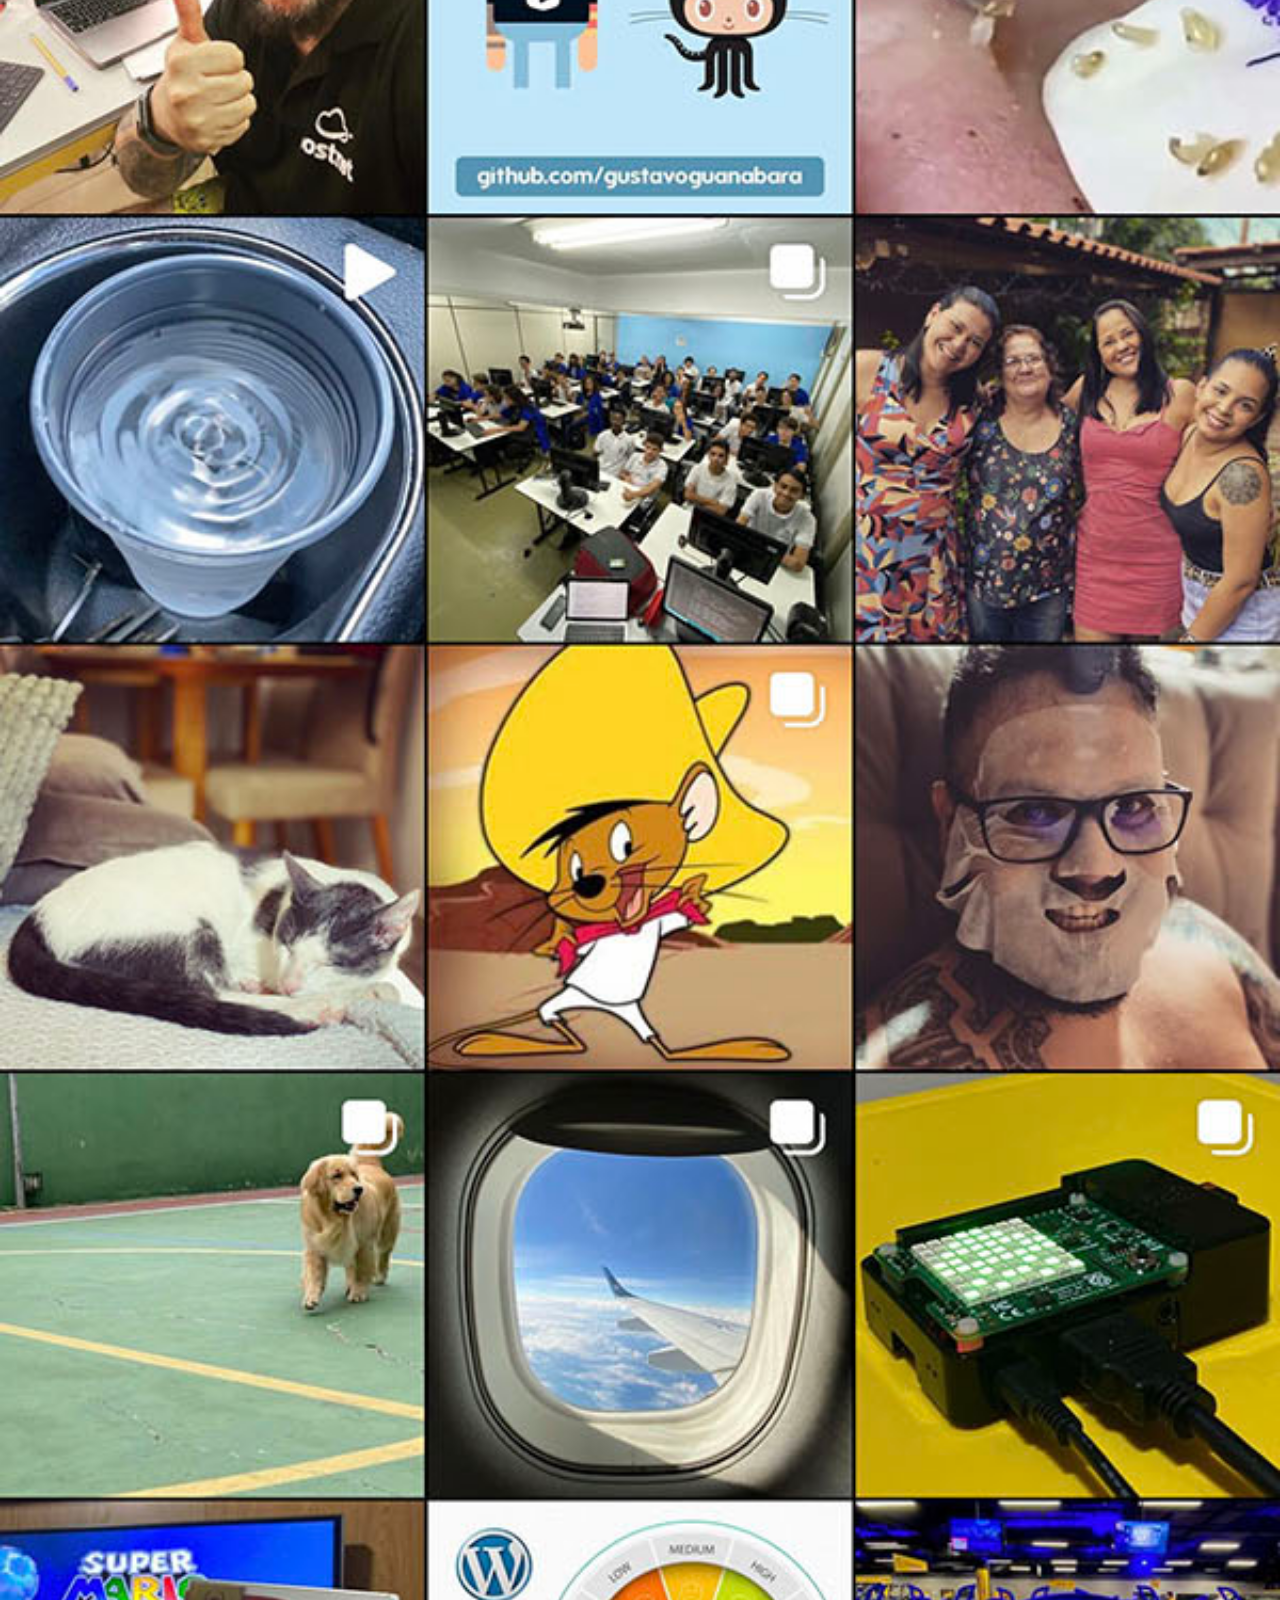
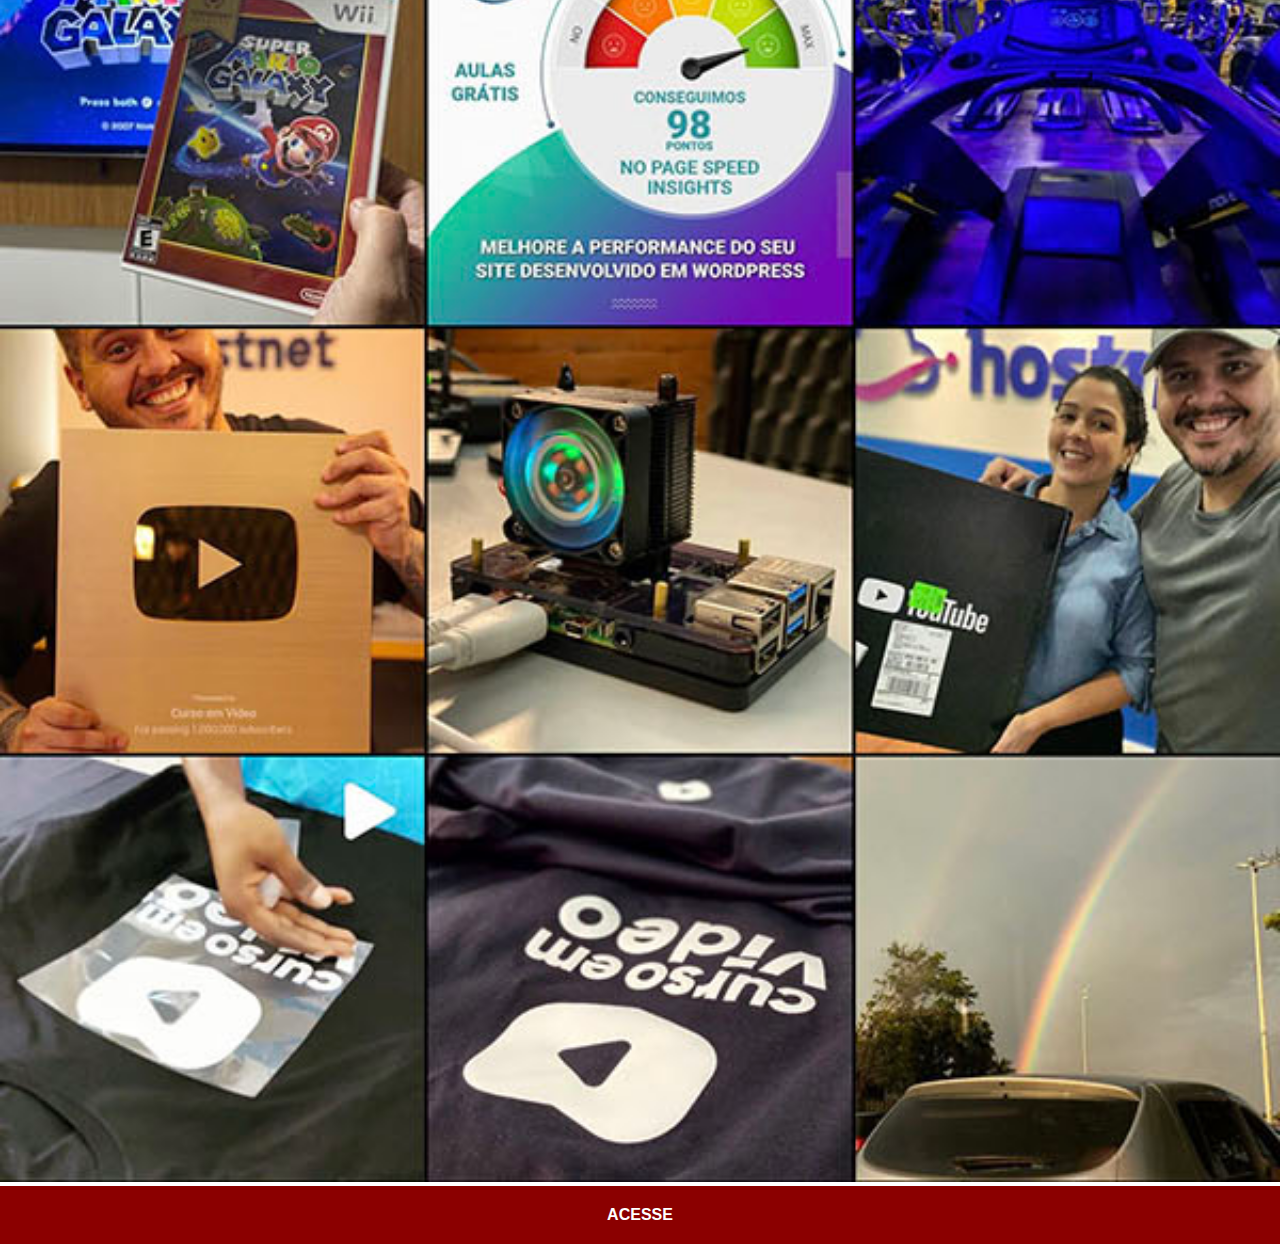
<file: instagram.html>
<!DOCTYPE html>
<html lang="en">
<head>
    <meta charset="UTF-8">
    <meta name="viewport" content="width=device-width, initial-scale=1.0">
    <title>Instagram</title>
    <link rel="stylesheet" href="media-style.css">
</head>
<body>
    <img src="images/tela-instagram.jpg" alt="GitHub Page">
    <a href="https://github.com/devrafaelmac" target="_blank">ACESSE</a>
</body>
</html>
</file>
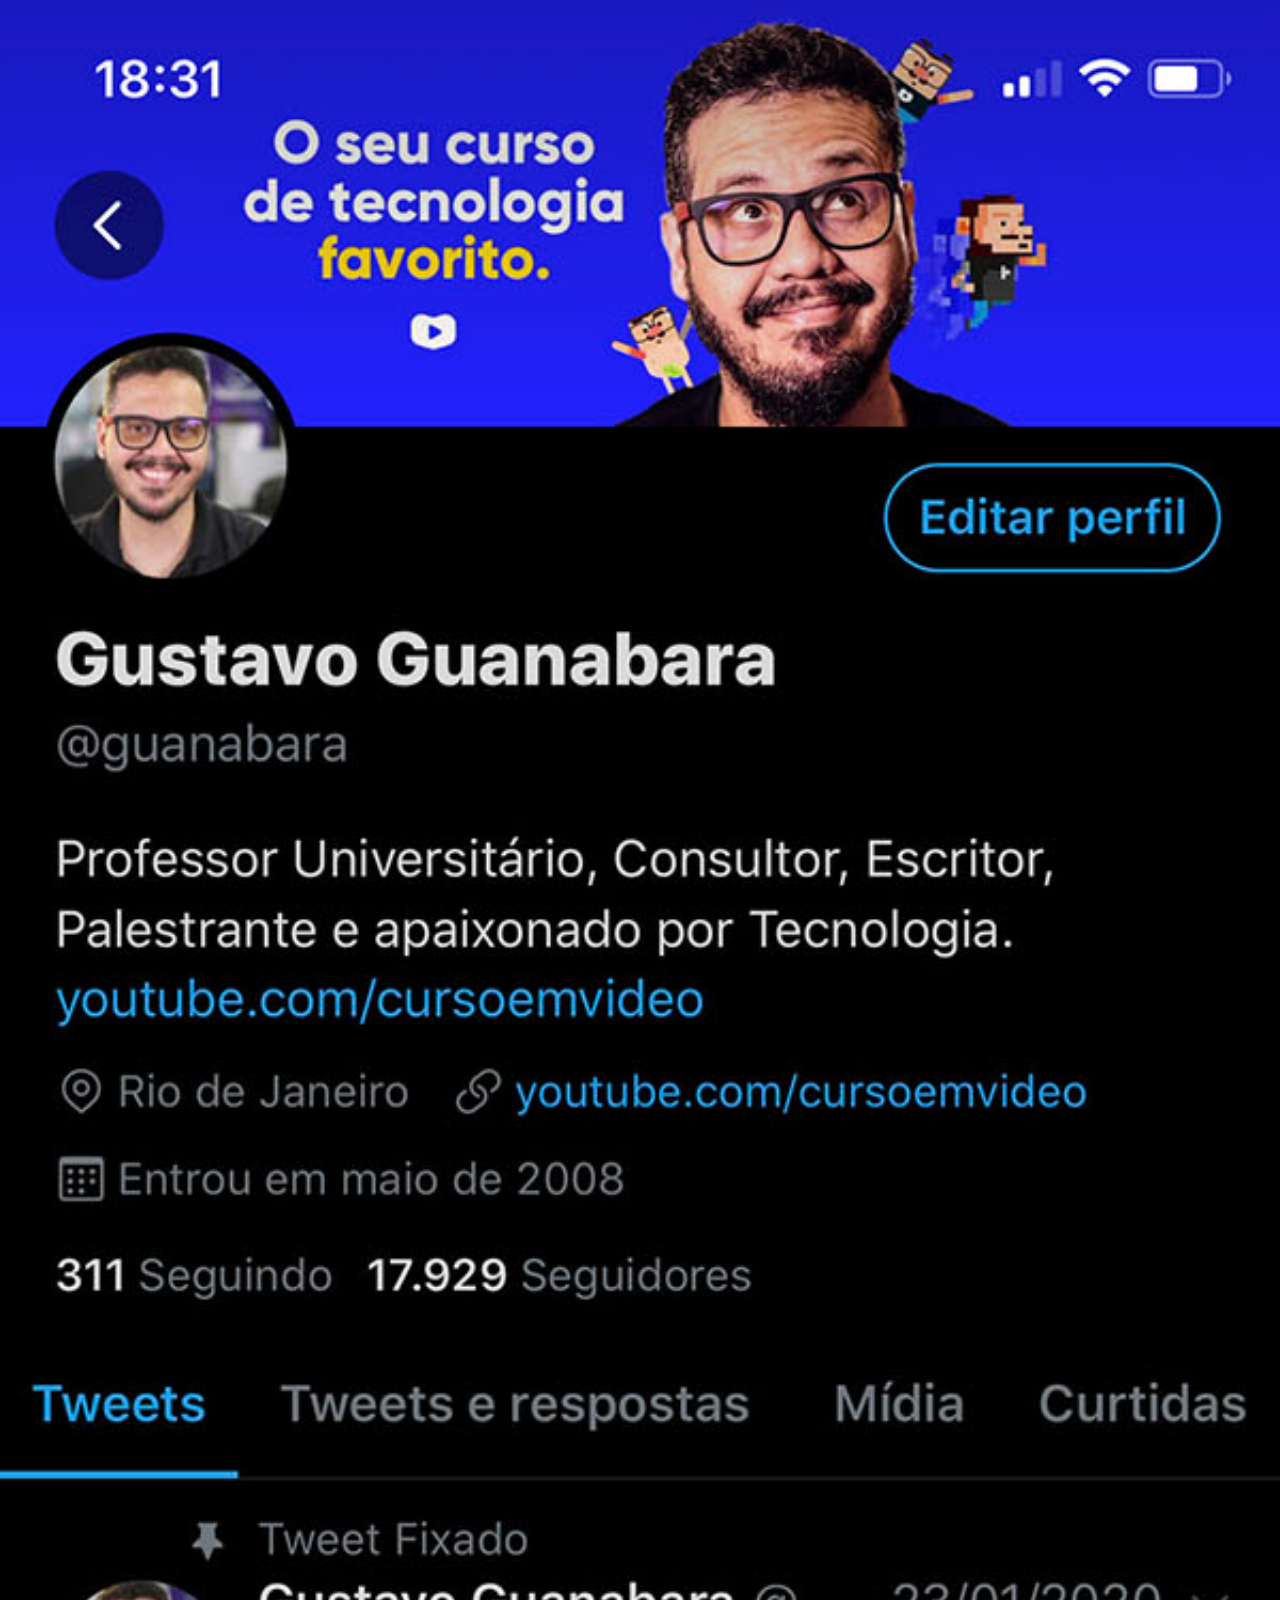
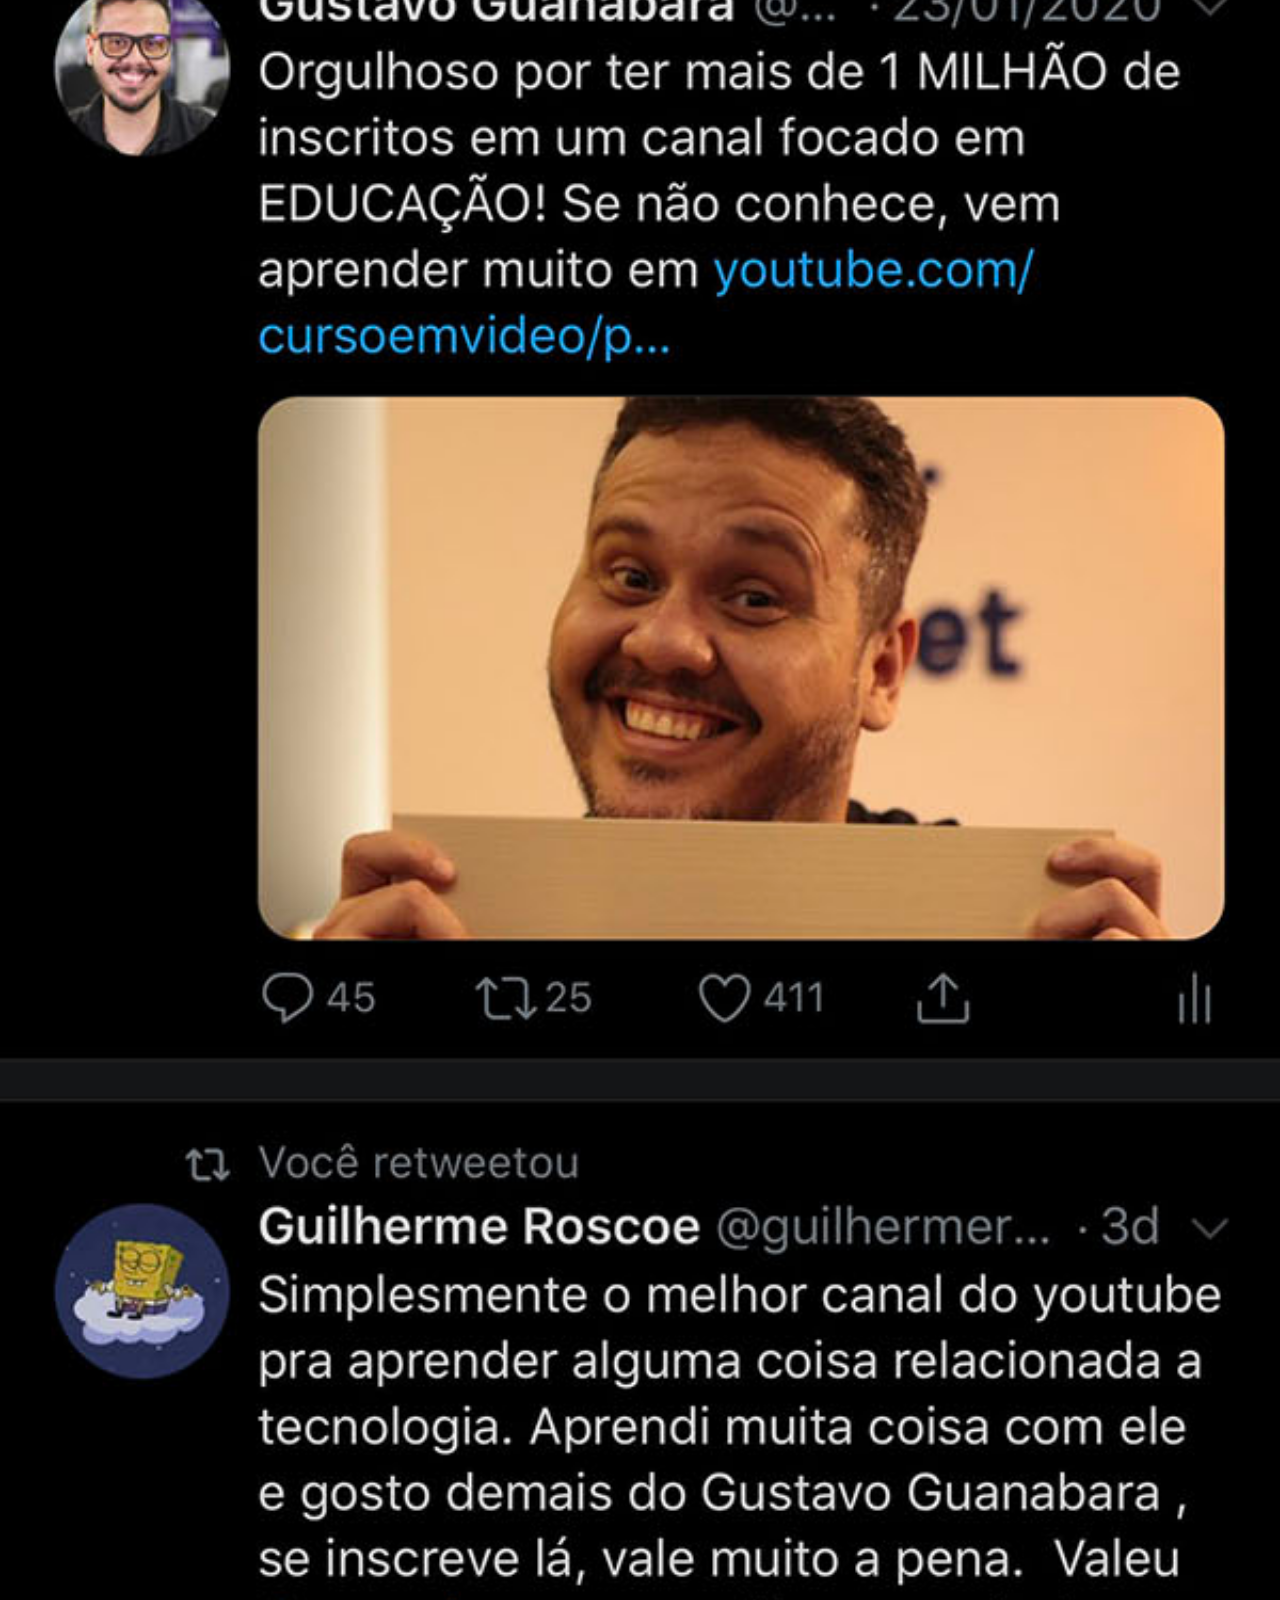
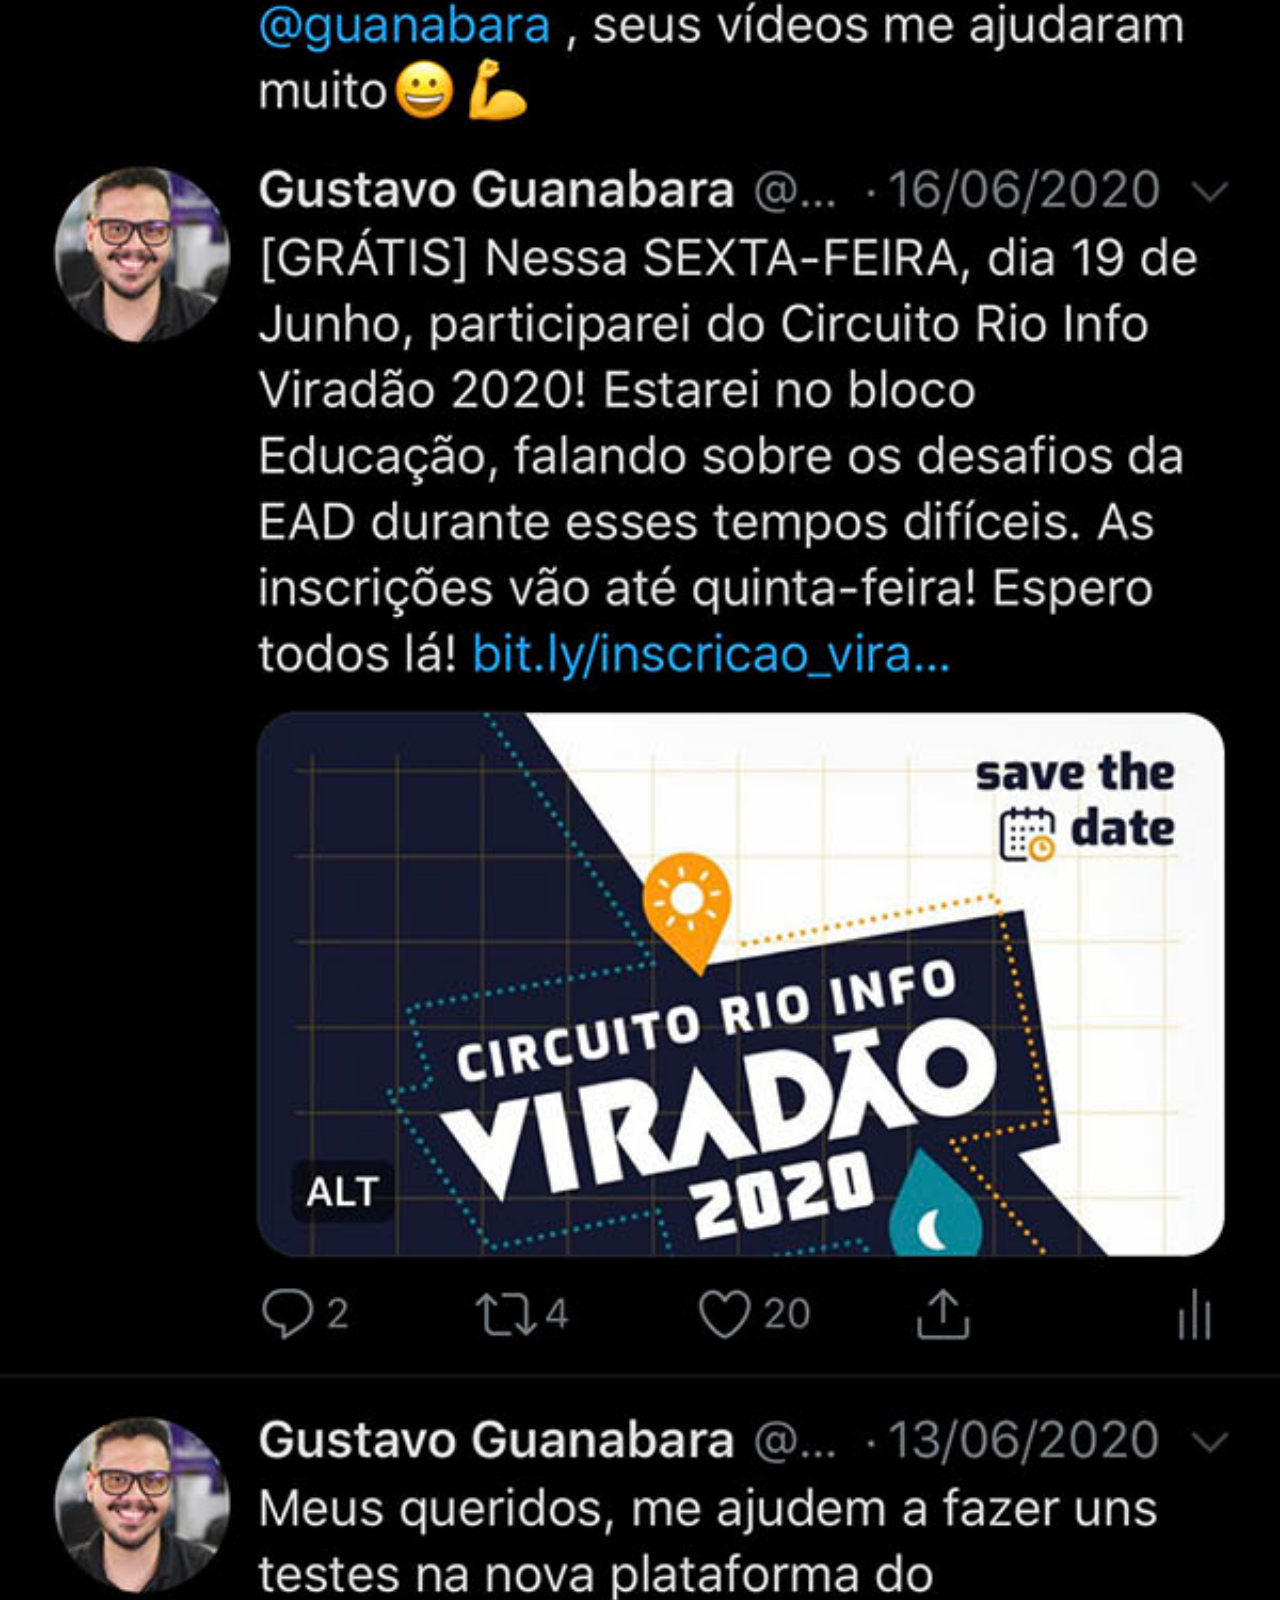
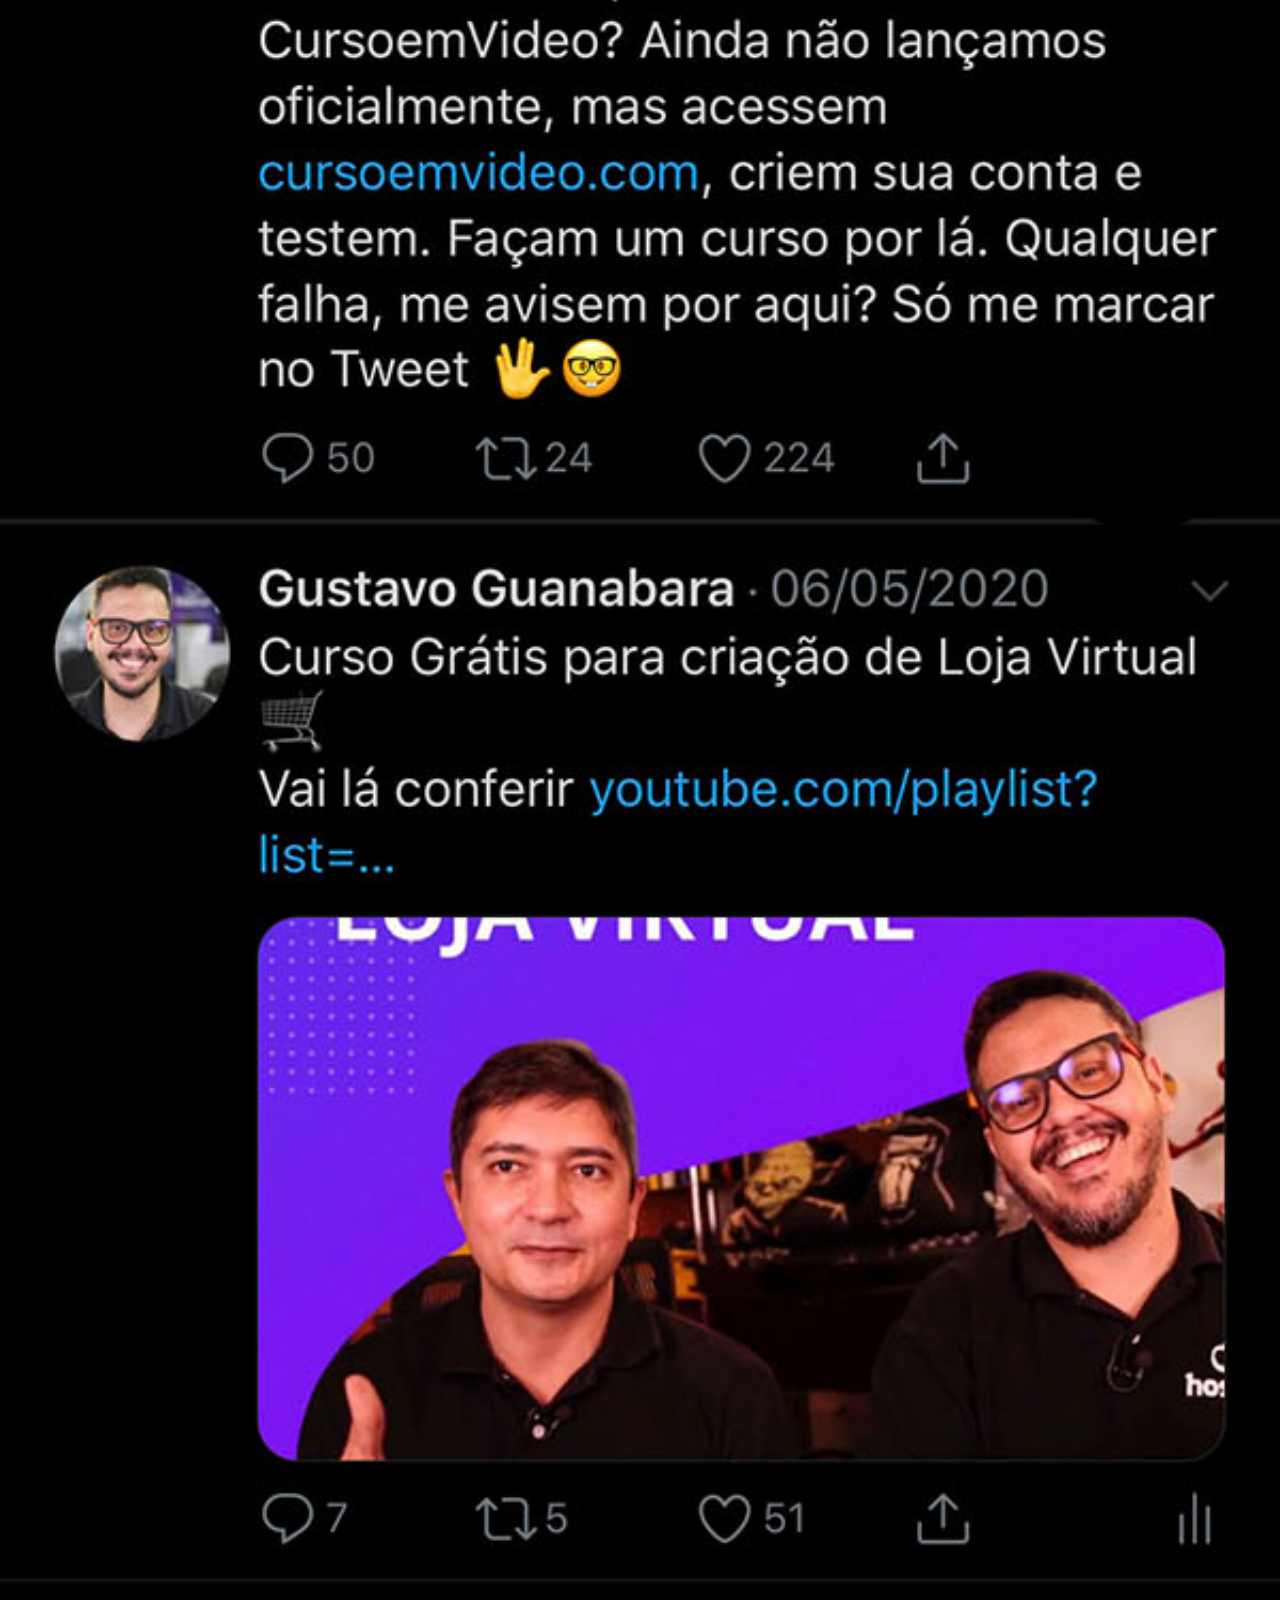
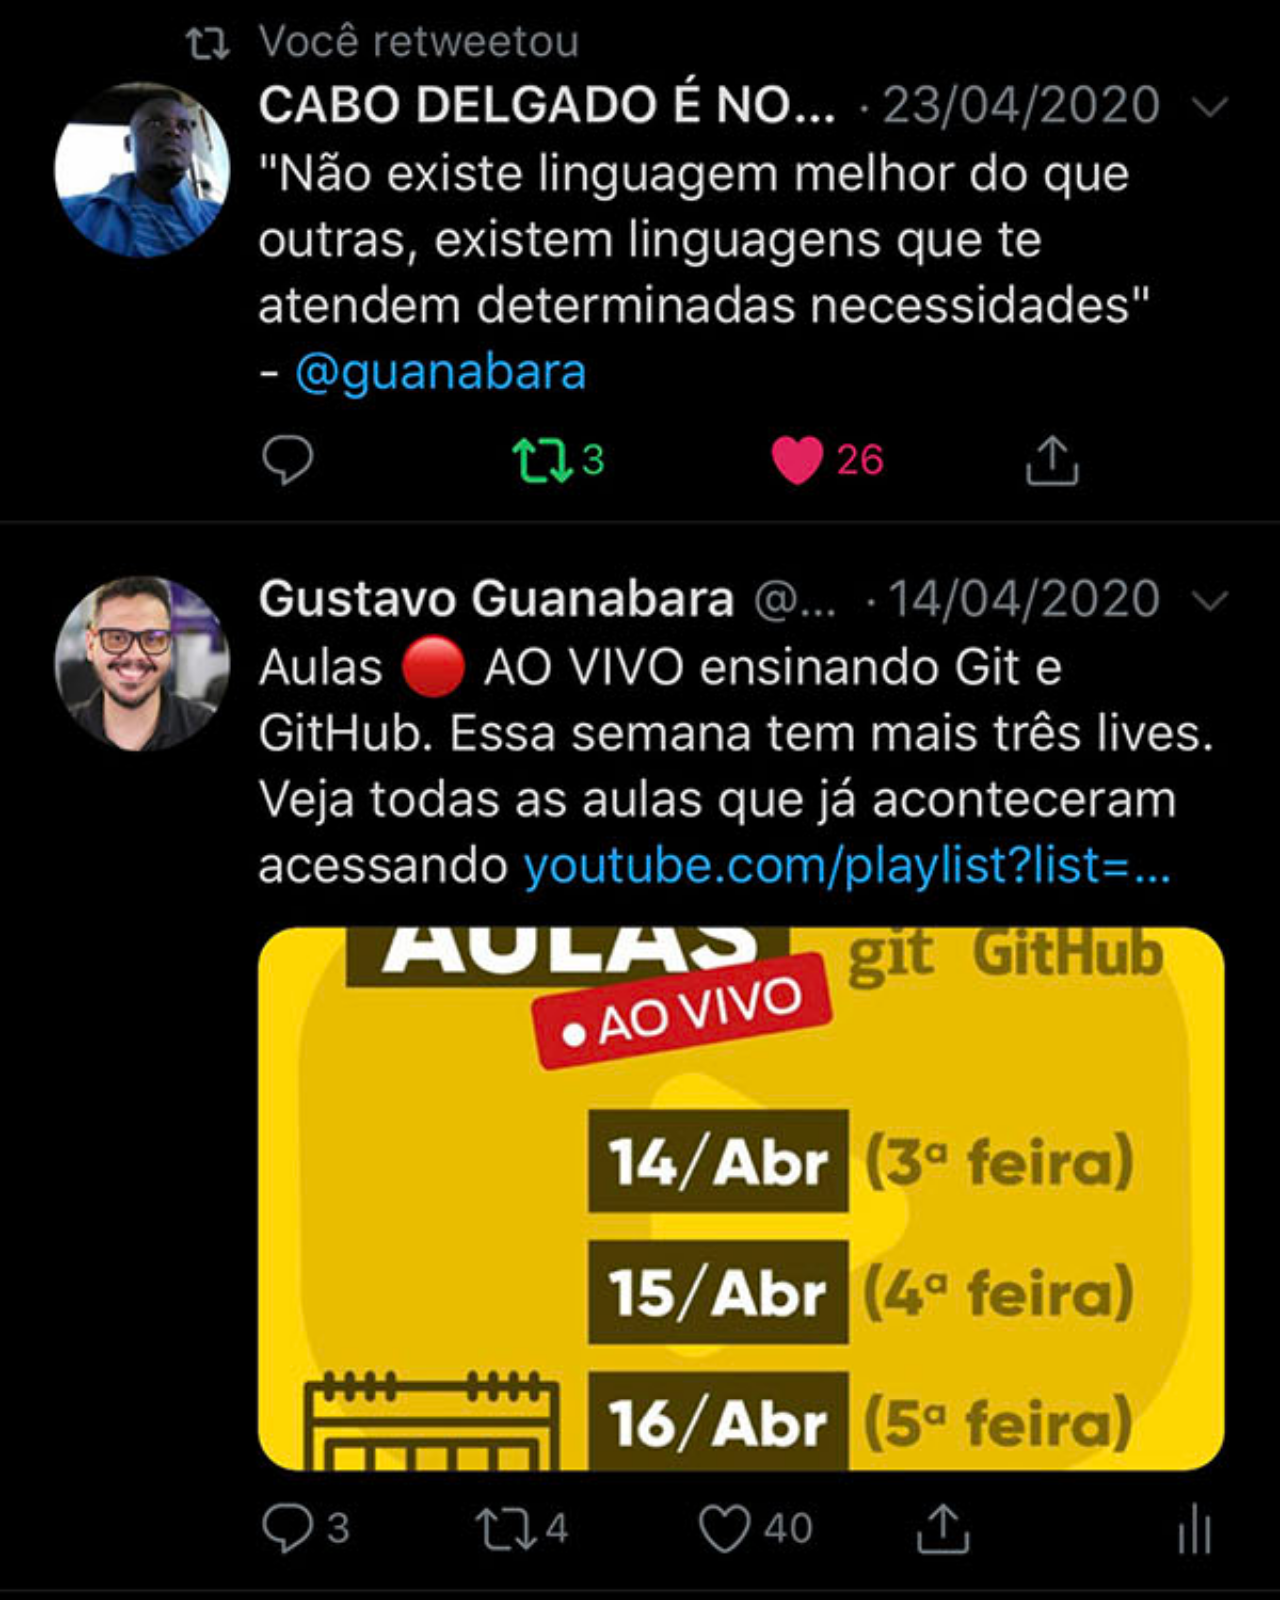
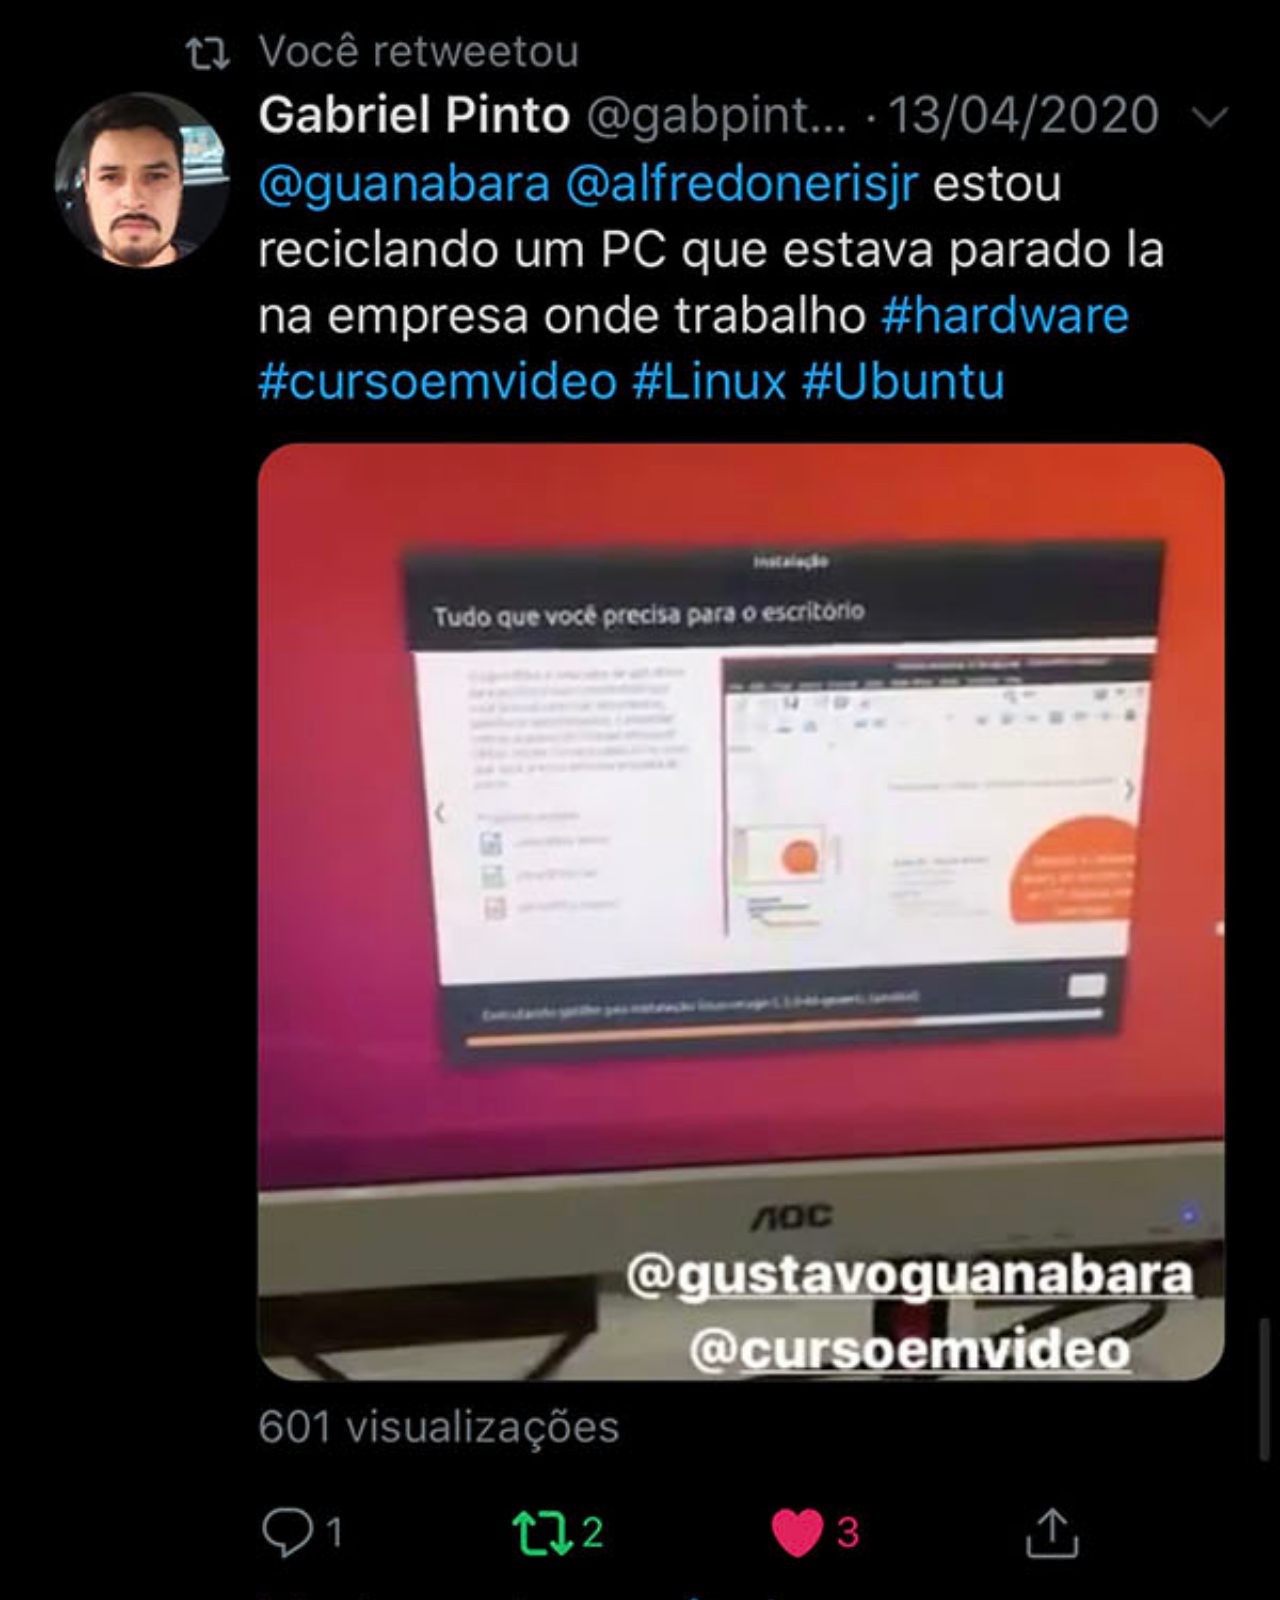
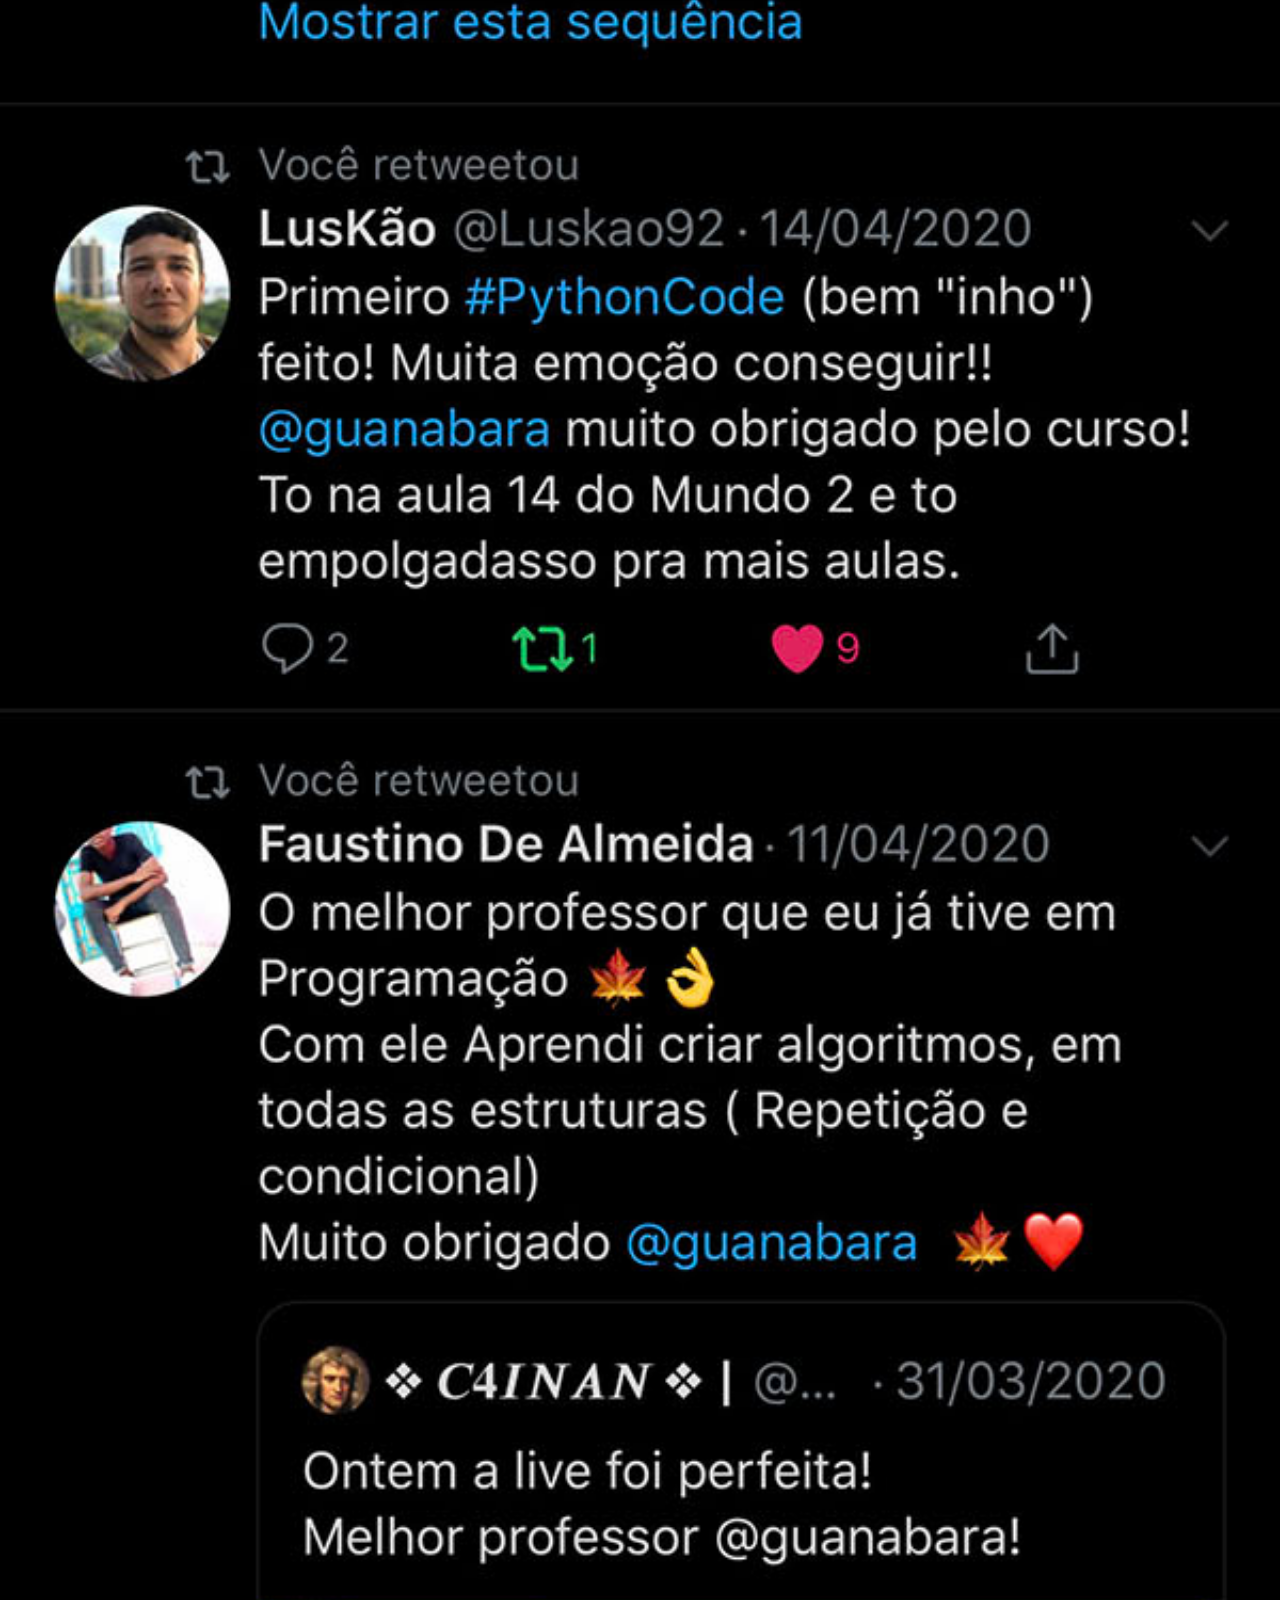
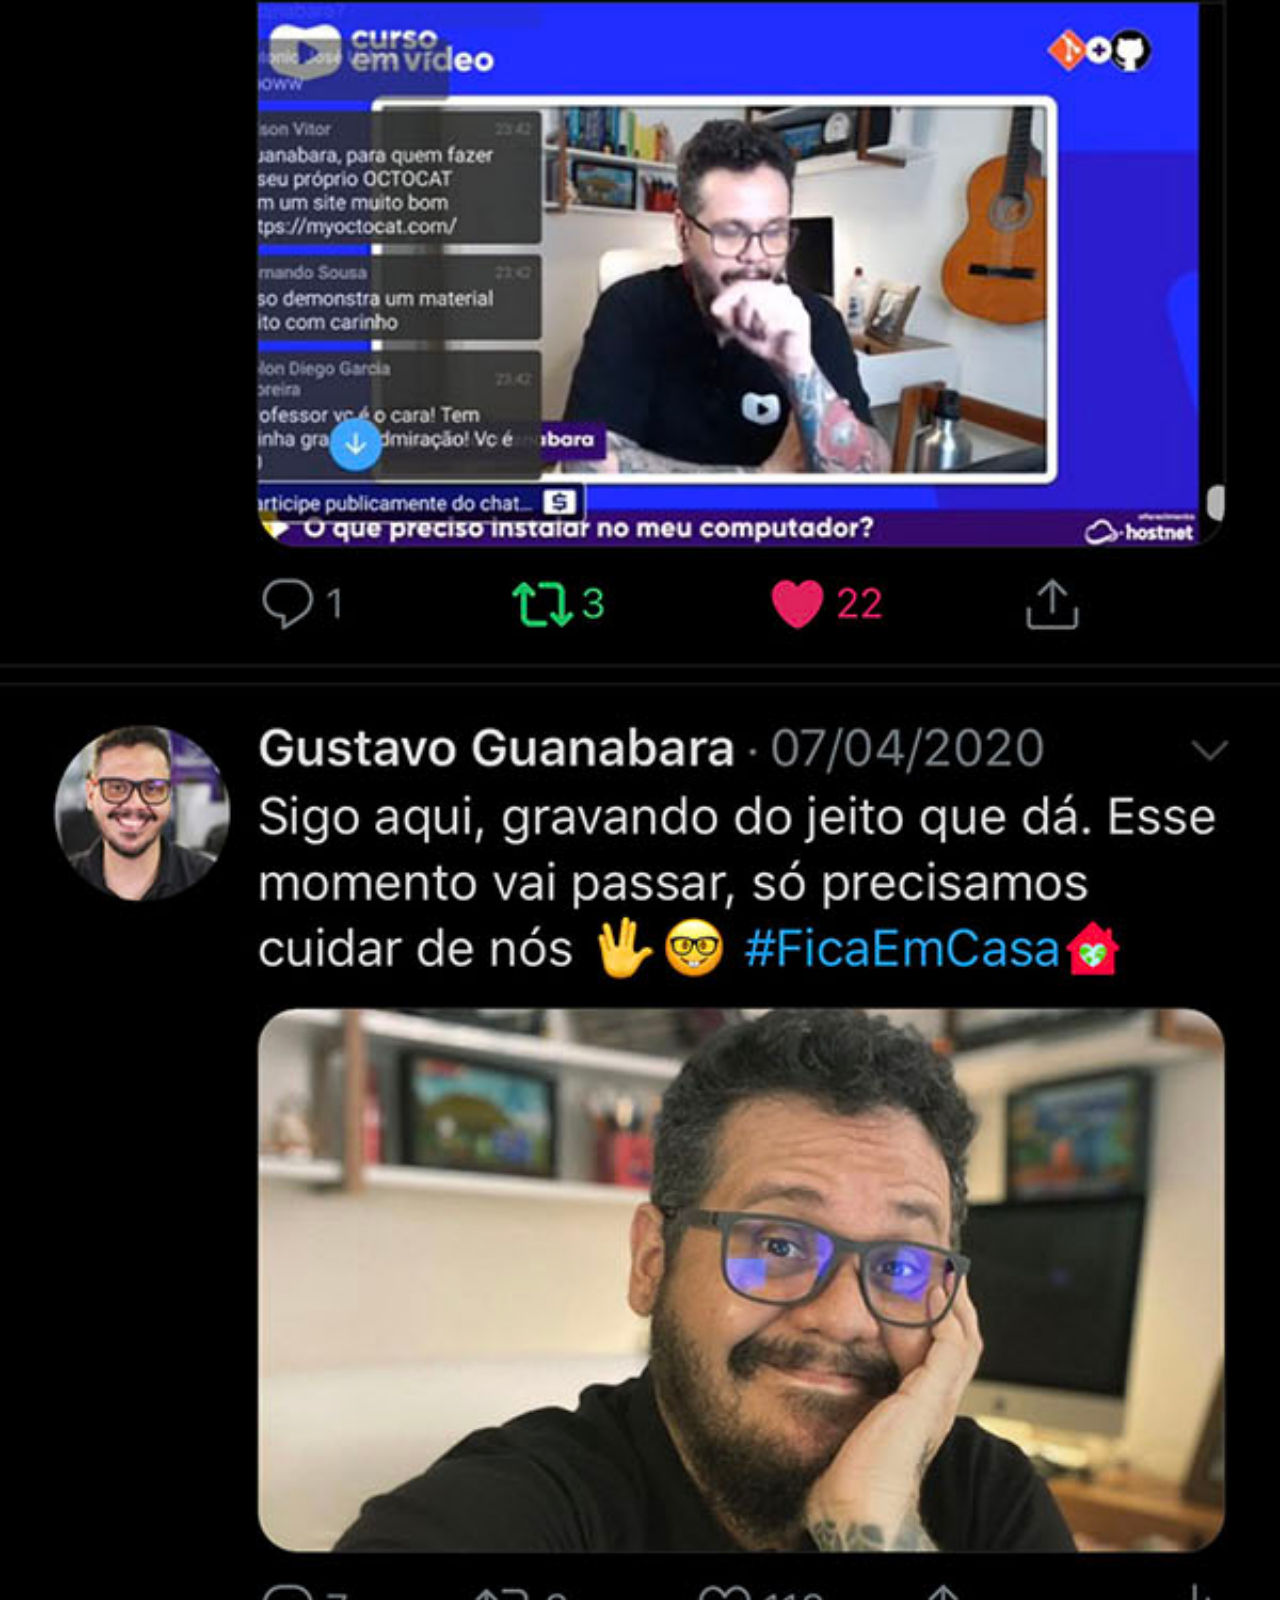
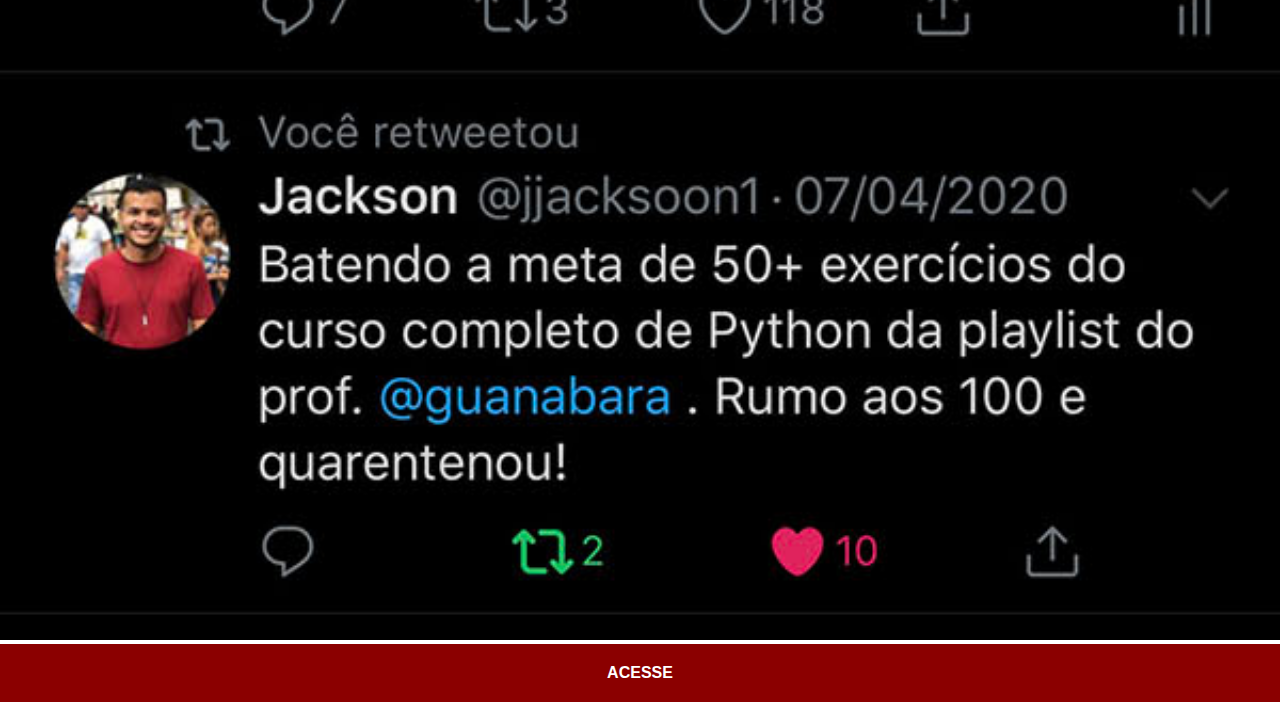
<file: twitter.html>
<!DOCTYPE html>
<html lang="en">
<head>
    <meta charset="UTF-8">
    <meta name="viewport" content="width=device-width, initial-scale=1.0">
    <title>Twitter</title>
    <link rel="stylesheet" href="media-style.css">
</head>
<body>
    <img src="images/tela-twitter.jpg" alt="GitHub Page">
    <a href="https://github.com/devrafaelmac" target="_blank">ACESSE</a>
</body>
</html>
</file>
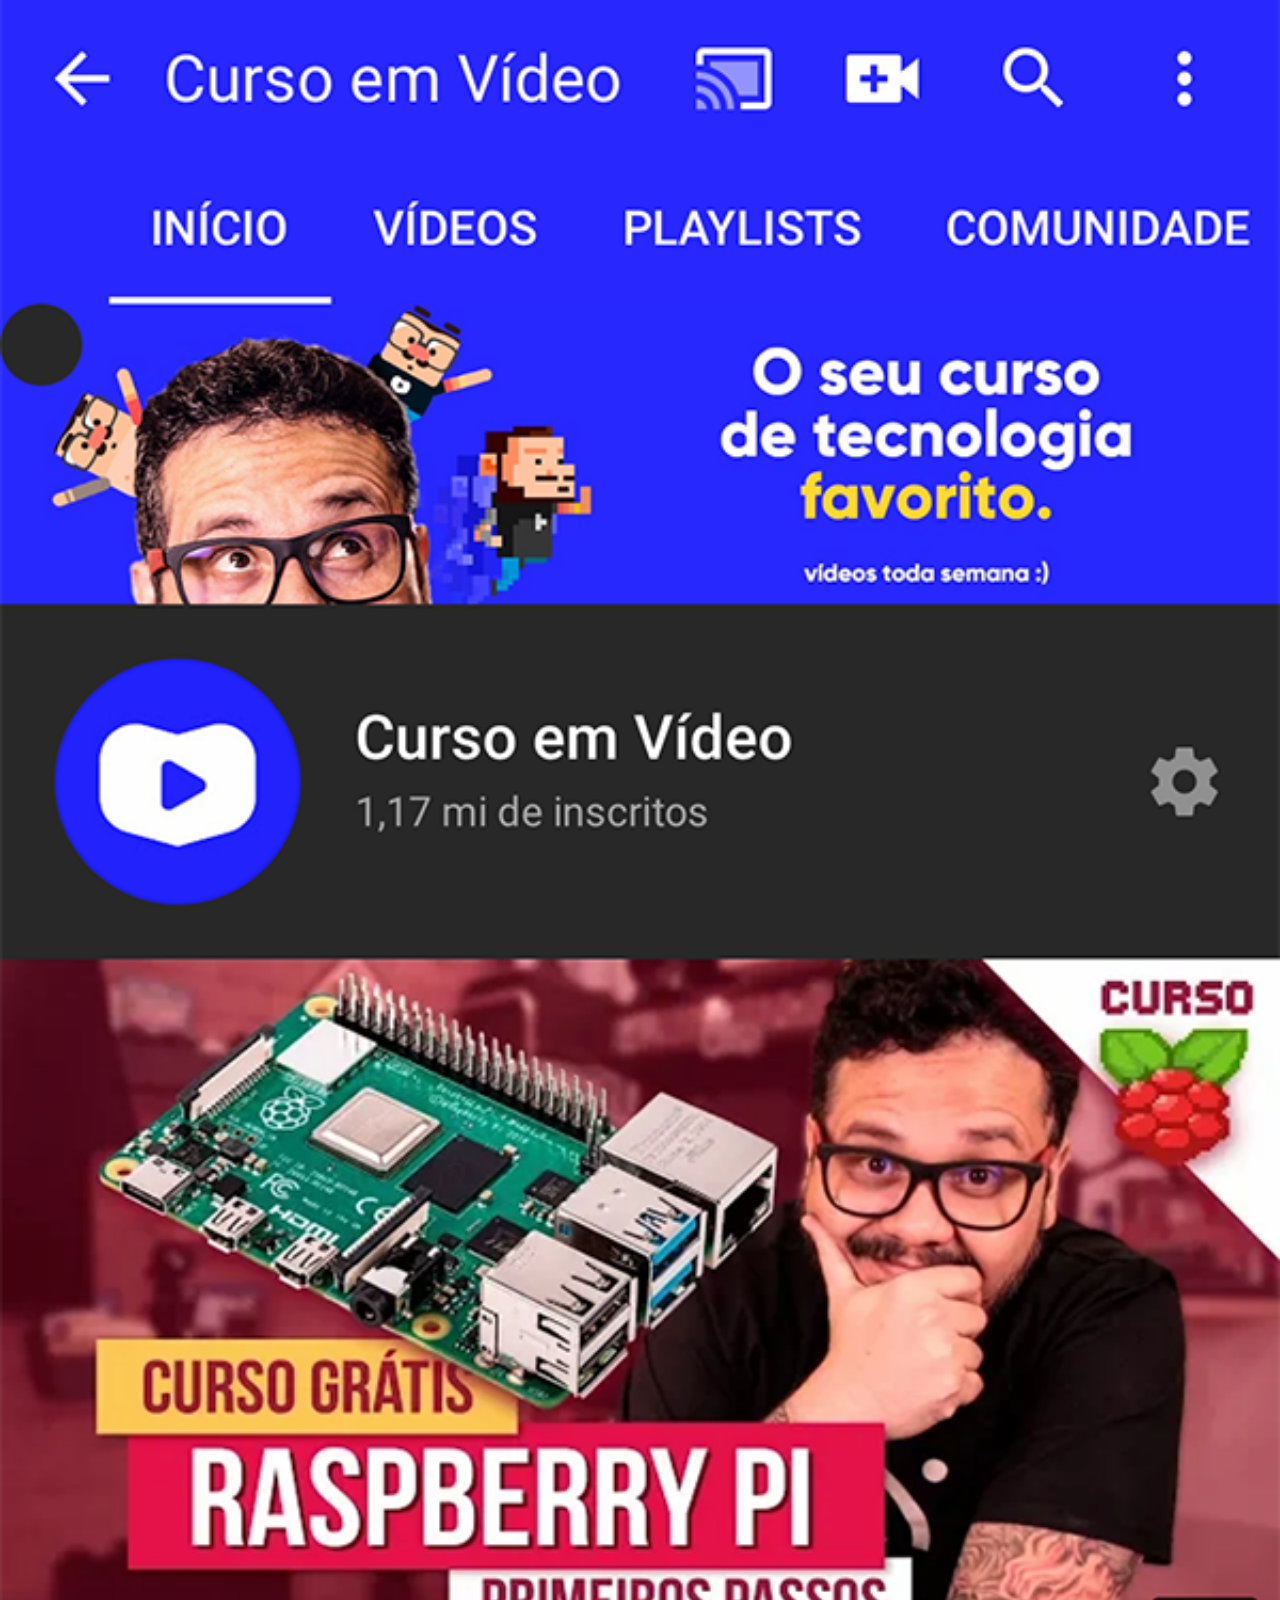
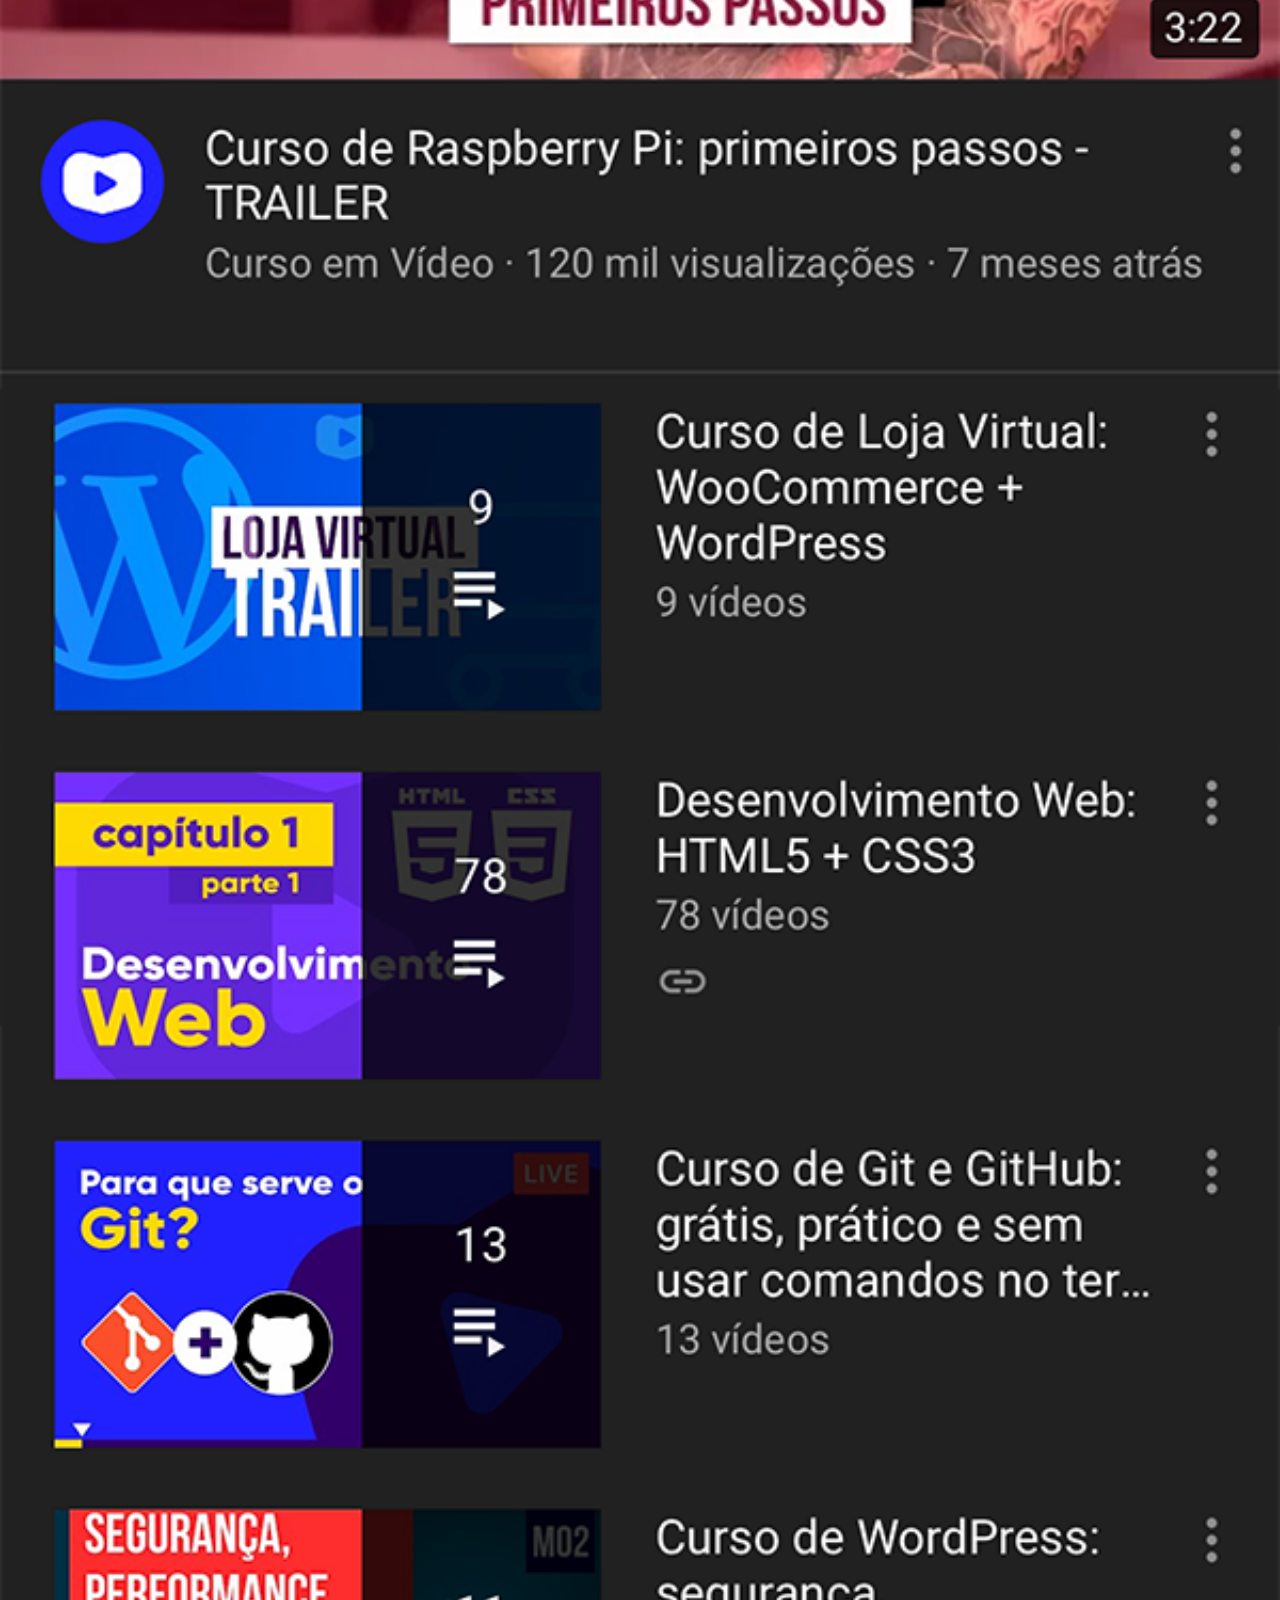
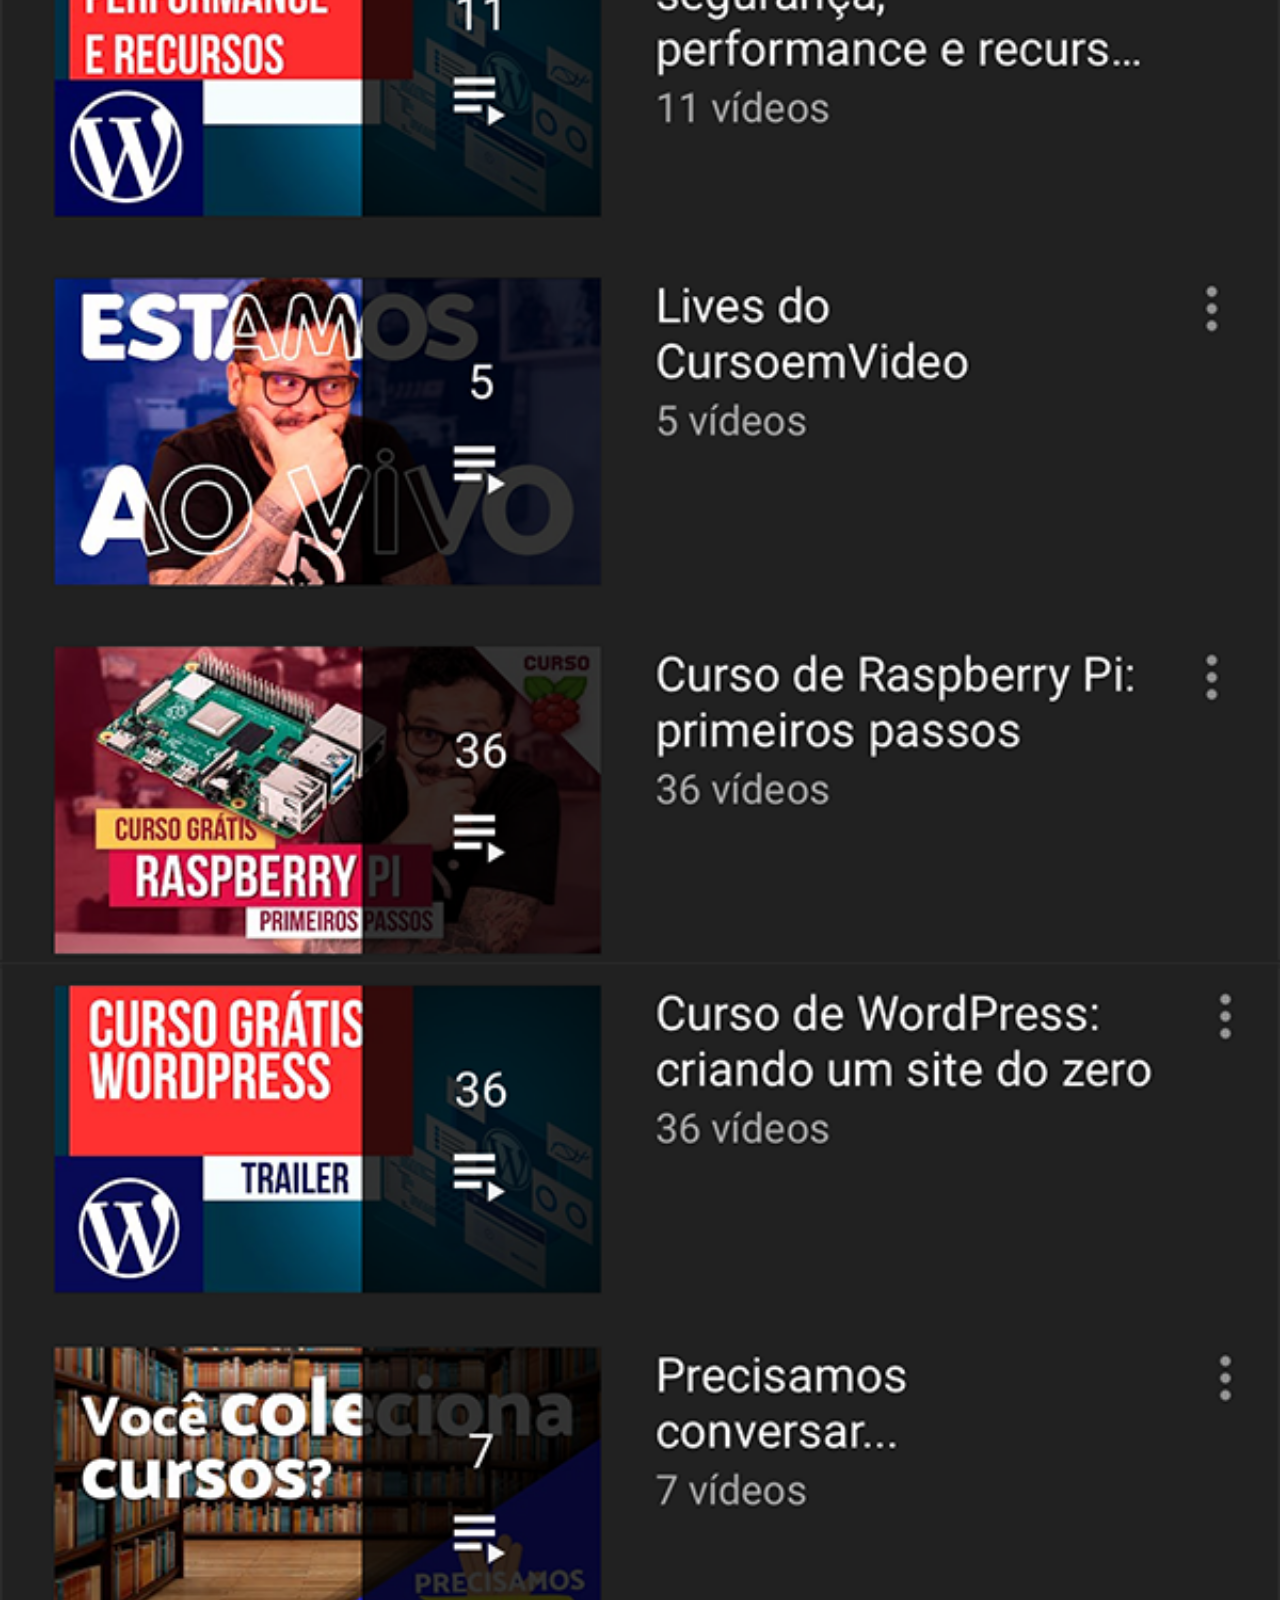
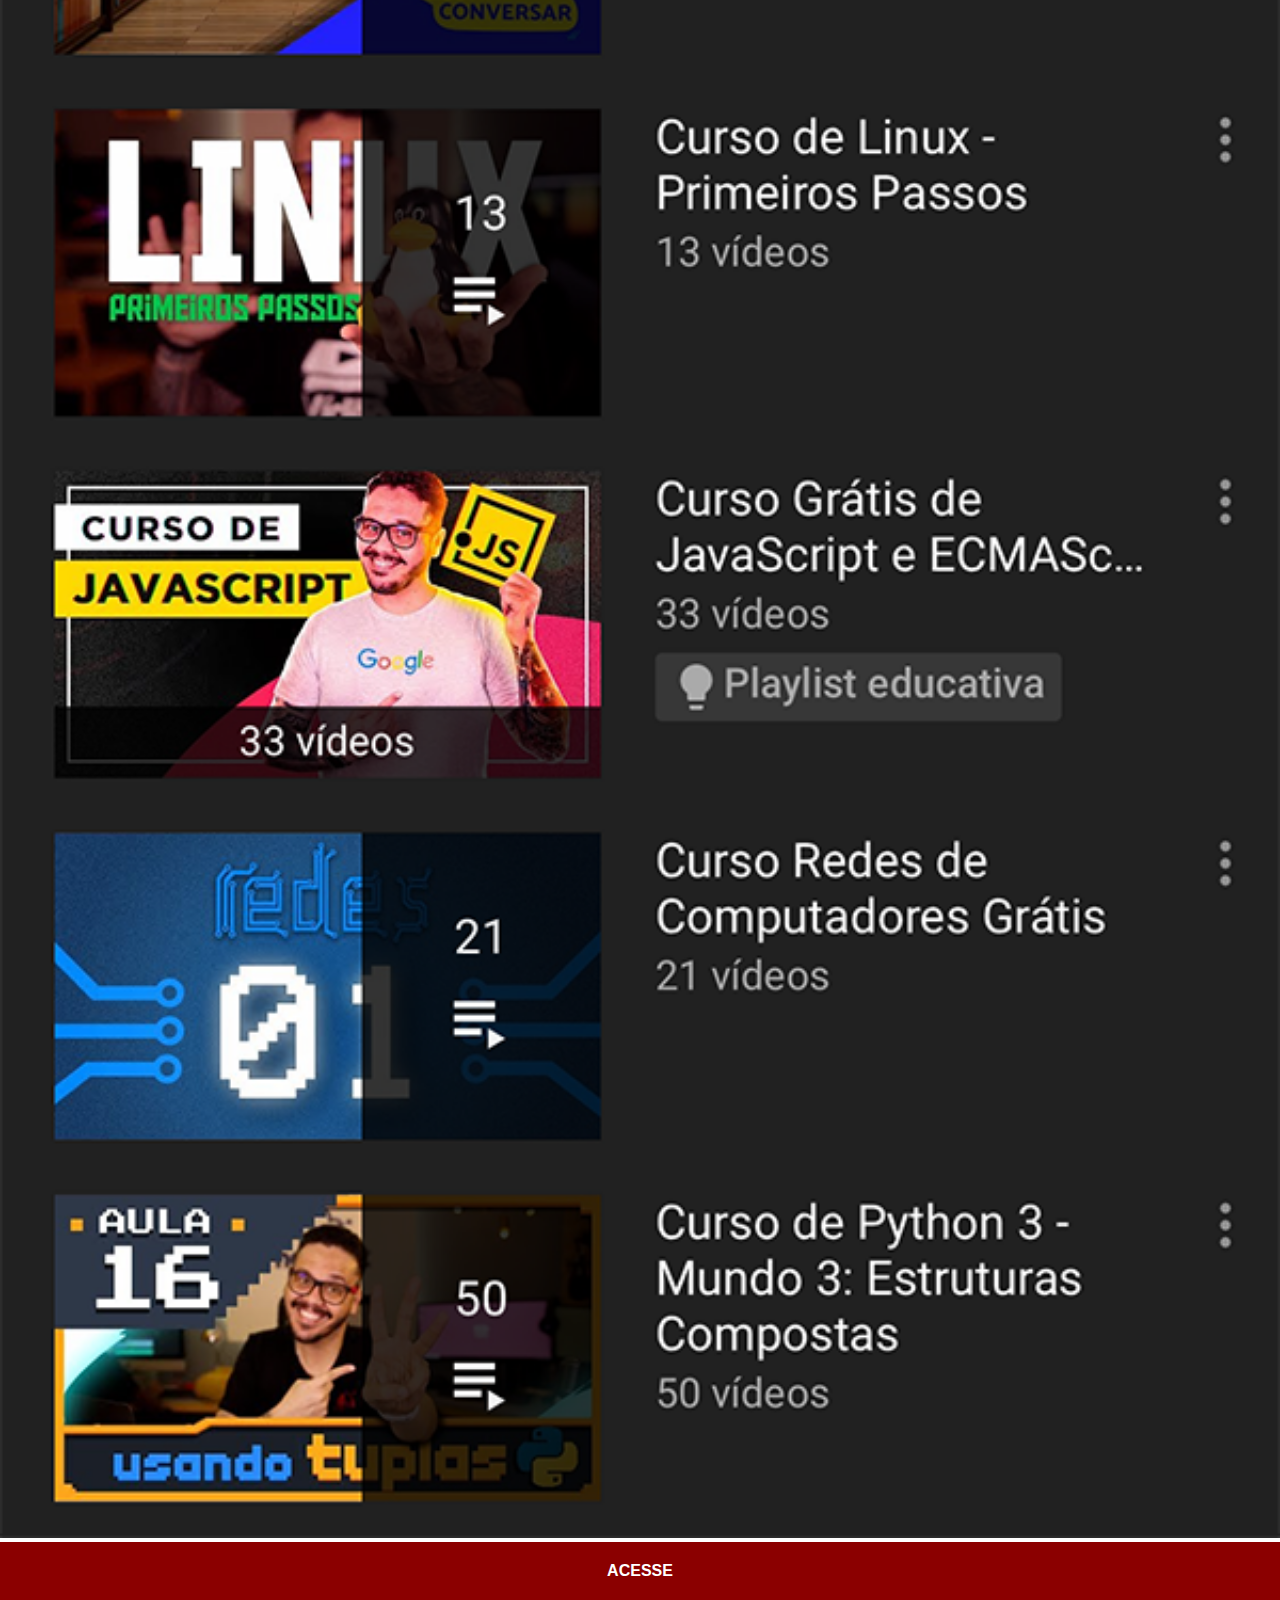
<file: youtube.html>
<!DOCTYPE html>
<html lang="en">
<head>
    <meta charset="UTF-8">
    <meta name="viewport" content="width=device-width, initial-scale=1.0">
    <title>YouTube</title>
    <link rel="stylesheet" href="media-style.css">
</head>
<body>
    <img src="images/tela-youtube.png" alt="YouTube Page">
    <a href="https://www.youtube.com/@robo_trade" target="_blank">ACESSE</a>
</body>
</html>
</file>
<file: media-style.css>
@charset "UTF-8";

* {
    margin: 0px;
    padding: 0px;
    font-family: Arial, Helvetica, sans-serif;
}

::-webkit-scrollbar {
    width: 0px;
    height: 0px;
}

img {
    width: 100vw;
}

a {
    display: block;
    background-color: darkred;
    color: white;
    padding: 20px;
    text-align: center;
    font-weight: bolder;
    text-decoration: none;
}

a:hover {
    background-color: red;
}
</file>
